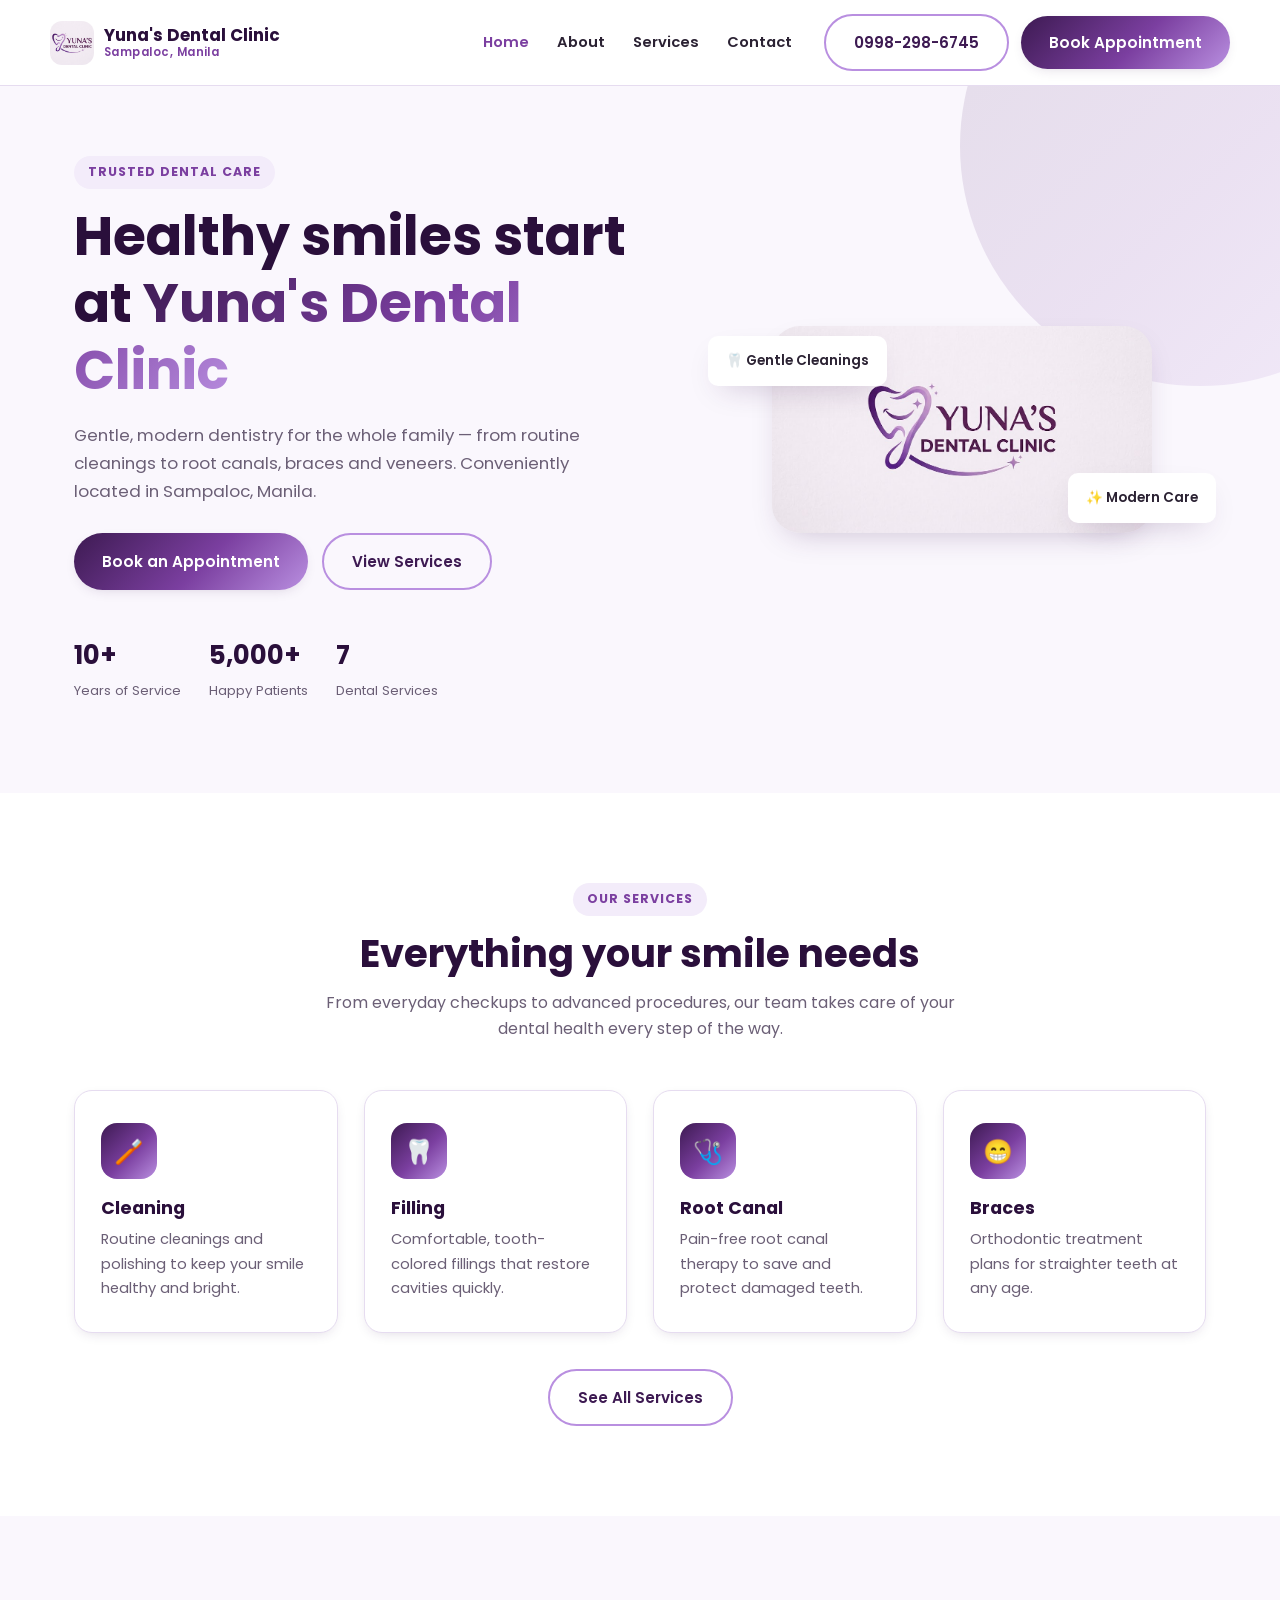
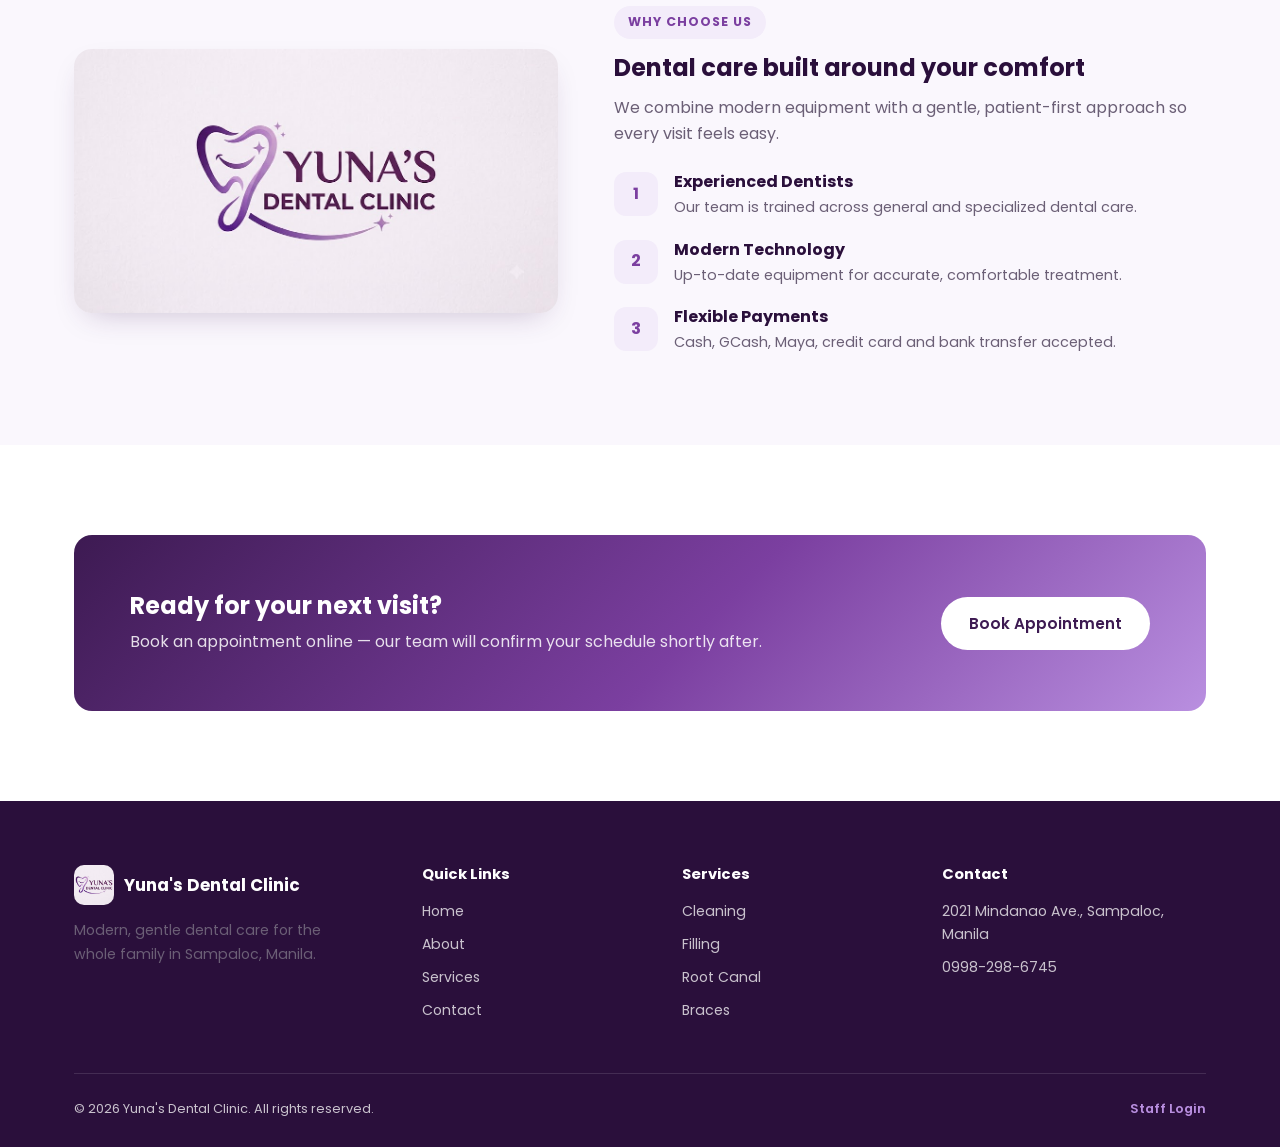
<file: index.html>
<!doctype html>
<html lang="en">
<head>
  <meta charset="UTF-8" />
  <meta name="viewport" content="width=device-width, initial-scale=1.0" />
  <title>Yuna's Dental Clinic — Modern Dental Care in Sampaloc, Manila</title>
  <meta name="description" content="Yuna's Dental Clinic offers cleaning, fillings, root canals, extractions, braces, crowns and veneers in Sampaloc, Manila. Book your appointment today." />
  <link rel="icon" href="assets/img/logo.jpg" />
  <link rel="preconnect" href="https://fonts.googleapis.com" />
  <link href="https://fonts.googleapis.com/css2?family=Poppins:wght@400;500;600;700;800&display=swap" rel="stylesheet" />
  <link rel="stylesheet" href="assets/css/style.css" />
</head>
<body>

  <header class="header">
    <div class="container header__inner">
      <a href="index.html" class="brand">
        <img src="assets/img/logo.jpg" alt="Yuna's Dental Clinic logo" />
        <span class="brand__text">
          <strong>Yuna's Dental Clinic</strong>
          <span>Sampaloc, Manila</span>
        </span>
      </a>

      <nav class="nav">
        <ul class="nav__links">
          <li><a href="index.html">Home</a></li>
          <li><a href="about.html">About</a></li>
          <li><a href="services.html">Services</a></li>
          <li><a href="contact.html">Contact</a></li>
        </ul>
        <div class="nav__actions">
          <a href="tel:09982986745" class="btn btn--outline">0998-298-6745</a>
          <a href="book-appointment.html" class="btn btn--primary">Book Appointment</a>
        </div>
      </nav>

      <button class="nav__toggle" aria-label="Toggle menu">
        <span></span><span></span><span></span>
      </button>
    </div>
  </header>

  <section class="hero">
    <div class="container hero__inner">
      <div>
        <span class="eyebrow">Trusted Dental Care</span>
        <h1>Healthy smiles start at <span>Yuna's Dental Clinic</span></h1>
        <p>Gentle, modern dentistry for the whole family — from routine cleanings to root canals, braces and veneers. Conveniently located in Sampaloc, Manila.</p>
        <div class="hero__actions">
          <a href="book-appointment.html" class="btn btn--primary">Book an Appointment</a>
          <a href="services.html" class="btn btn--outline">View Services</a>
        </div>
        <div class="hero__stats">
          <div>
            <strong>10+</strong>
            <span>Years of Service</span>
          </div>
          <div>
            <strong>5,000+</strong>
            <span>Happy Patients</span>
          </div>
          <div>
            <strong>7</strong>
            <span>Dental Services</span>
          </div>
        </div>
      </div>
      <div class="hero__art">
        <div class="card-float top">🦷 Gentle Cleanings</div>
        <img src="assets/img/logo.jpg" alt="Yuna's Dental Clinic" />
        <div class="card-float bottom">✨ Modern Care</div>
      </div>
    </div>
  </section>

  <section class="section">
    <div class="container">
      <div class="section-head">
        <span class="eyebrow">Our Services</span>
        <h2>Everything your smile needs</h2>
        <p>From everyday checkups to advanced procedures, our team takes care of your dental health every step of the way.</p>
      </div>
      <div class="grid grid--4">
        <div class="card">
          <div class="card__icon">🪥</div>
          <h3>Cleaning</h3>
          <p>Routine cleanings and polishing to keep your smile healthy and bright.</p>
        </div>
        <div class="card">
          <div class="card__icon">🦷</div>
          <h3>Filling</h3>
          <p>Comfortable, tooth-colored fillings that restore cavities quickly.</p>
        </div>
        <div class="card">
          <div class="card__icon">🩺</div>
          <h3>Root Canal</h3>
          <p>Pain-free root canal therapy to save and protect damaged teeth.</p>
        </div>
        <div class="card">
          <div class="card__icon">😁</div>
          <h3>Braces</h3>
          <p>Orthodontic treatment plans for straighter teeth at any age.</p>
        </div>
      </div>
      <div class="text-center" style="margin-top:36px;">
        <a href="services.html" class="btn btn--outline">See All Services</a>
      </div>
    </div>
  </section>

  <section class="section section--alt">
    <div class="container">
      <div class="why">
        <div class="why__art">
          <img src="assets/img/logo.jpg" alt="Yuna's Dental Clinic" />
        </div>
        <div>
          <span class="eyebrow">Why Choose Us</span>
          <h2>Dental care built around your comfort</h2>
          <p>We combine modern equipment with a gentle, patient-first approach so every visit feels easy.</p>
          <div class="why__list">
            <div class="why__item">
              <div class="icon">1</div>
              <div>
                <h4>Experienced Dentists</h4>
                <p>Our team is trained across general and specialized dental care.</p>
              </div>
            </div>
            <div class="why__item">
              <div class="icon">2</div>
              <div>
                <h4>Modern Technology</h4>
                <p>Up-to-date equipment for accurate, comfortable treatment.</p>
              </div>
            </div>
            <div class="why__item">
              <div class="icon">3</div>
              <div>
                <h4>Flexible Payments</h4>
                <p>Cash, GCash, Maya, credit card and bank transfer accepted.</p>
              </div>
            </div>
          </div>
        </div>
      </div>
    </div>
  </section>

  <section class="section">
    <div class="container">
      <div class="cta">
        <div>
          <h2>Ready for your next visit?</h2>
          <p>Book an appointment online — our team will confirm your schedule shortly after.</p>
        </div>
        <a href="book-appointment.html" class="btn btn--light">Book Appointment</a>
      </div>
    </div>
  </section>

  <footer class="footer">
    <div class="container">
      <div class="footer__grid">
        <div>
          <div class="footer__brand">
            <img src="assets/img/logo.jpg" alt="Yuna's Dental Clinic logo" />
            <strong>Yuna's Dental Clinic</strong>
          </div>
          <p style="max-width:280px; font-size:0.88rem;">Modern, gentle dental care for the whole family in Sampaloc, Manila.</p>
        </div>
        <div>
          <h4>Quick Links</h4>
          <ul>
            <li><a href="index.html">Home</a></li>
            <li><a href="about.html">About</a></li>
            <li><a href="services.html">Services</a></li>
            <li><a href="contact.html">Contact</a></li>
          </ul>
        </div>
        <div>
          <h4>Services</h4>
          <ul>
            <li><a href="services.html">Cleaning</a></li>
            <li><a href="services.html">Filling</a></li>
            <li><a href="services.html">Root Canal</a></li>
            <li><a href="services.html">Braces</a></li>
          </ul>
        </div>
        <div>
          <h4>Contact</h4>
          <ul>
            <li>2021 Mindanao Ave., Sampaloc, Manila</li>
            <li><a href="tel:09982986745">0998-298-6745</a></li>
          </ul>
        </div>
      </div>
      <div class="footer__bottom">
        <span>© <span data-year></span> Yuna's Dental Clinic. All rights reserved.</span>
        <a href="admin/login.html">Staff Login</a>
      </div>
    </div>
  </footer>

  <script src="assets/js/main.js"></script>
</body>
</html>
</file>
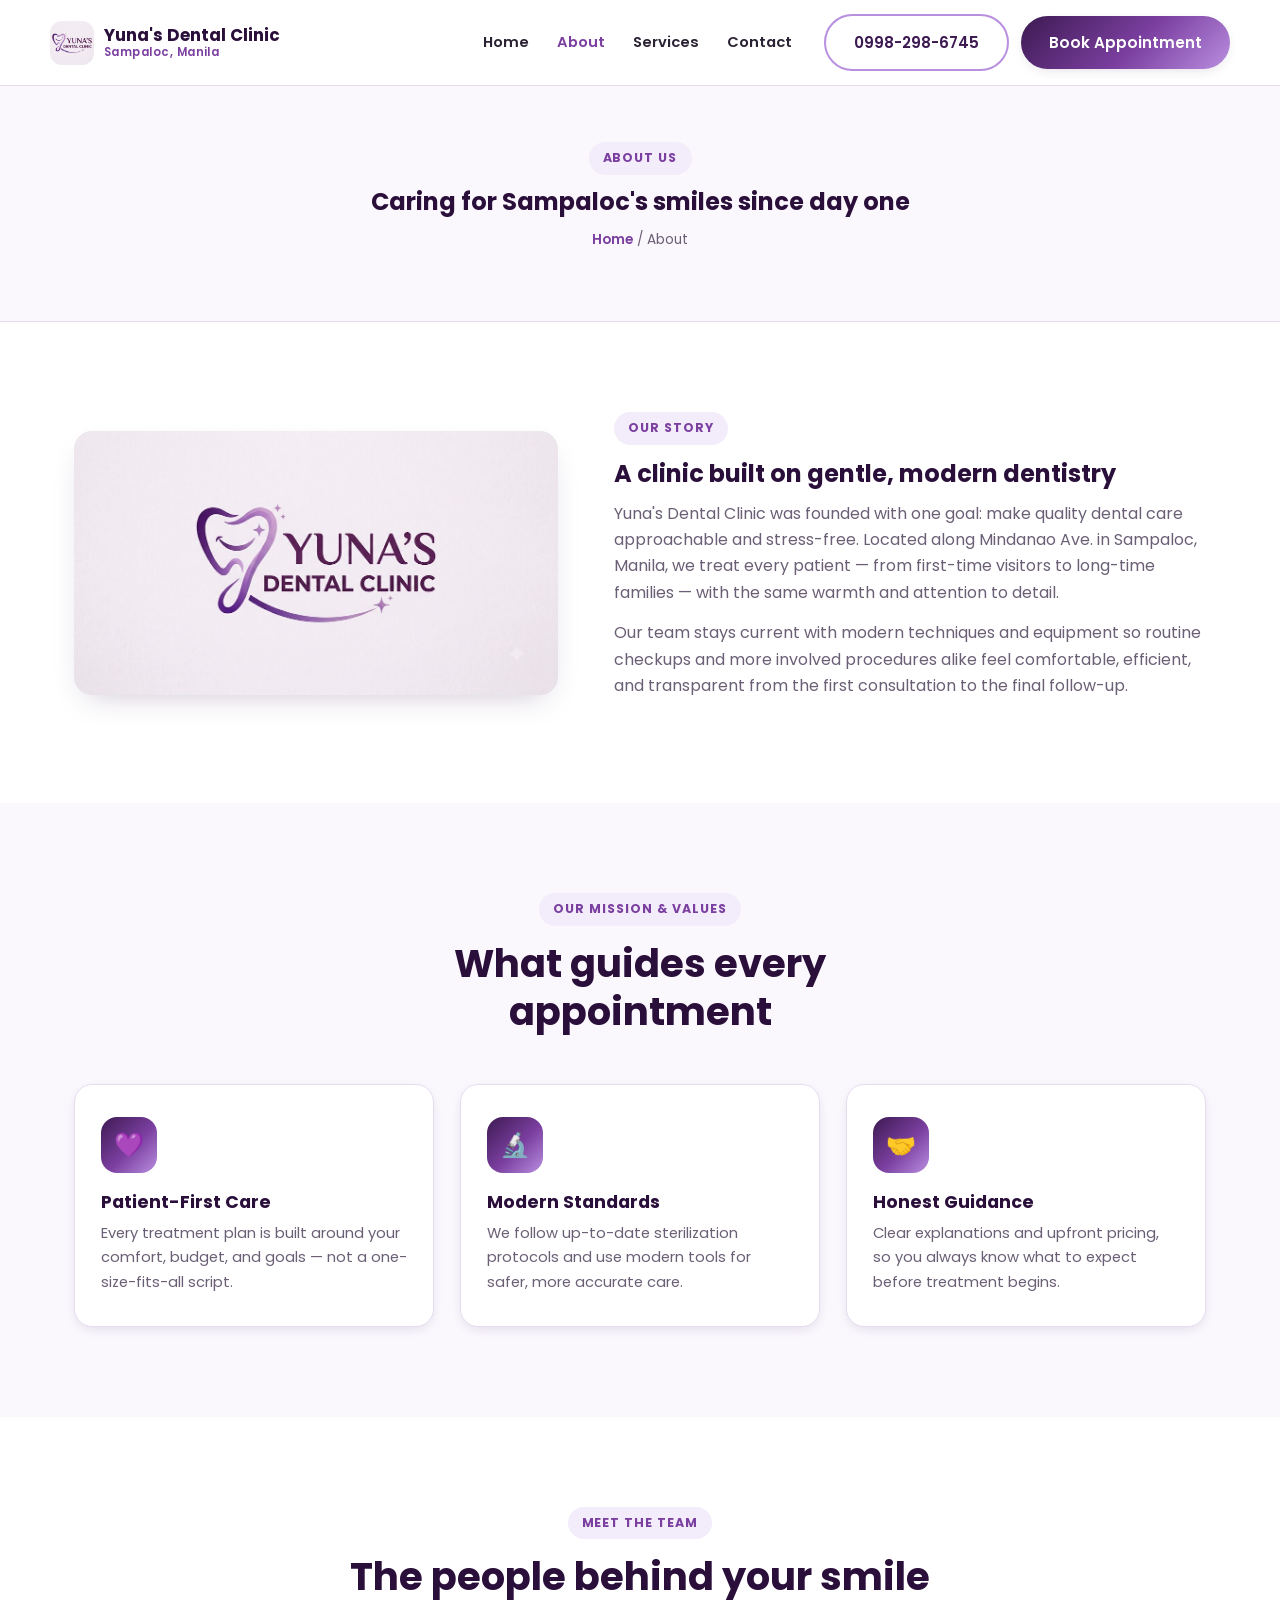
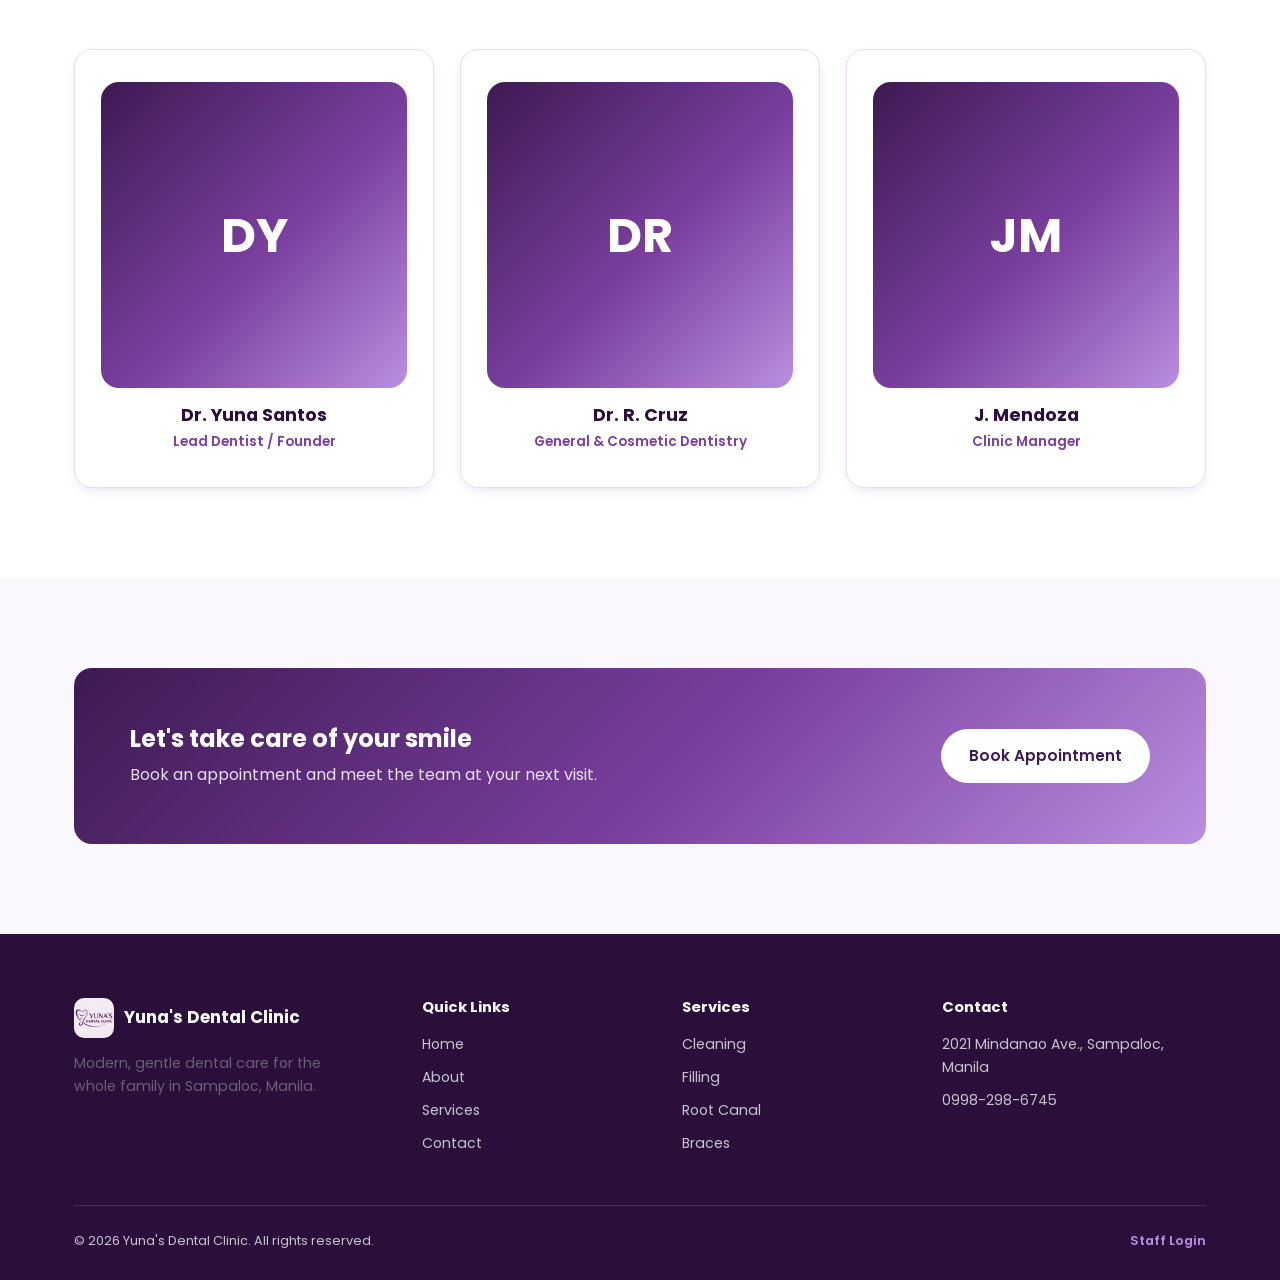
<file: about.html>
<!doctype html>
<html lang="en">
<head>
  <meta charset="UTF-8" />
  <meta name="viewport" content="width=device-width, initial-scale=1.0" />
  <title>About Us — Yuna's Dental Clinic</title>
  <link rel="icon" href="assets/img/logo.jpg" />
  <link rel="preconnect" href="https://fonts.googleapis.com" />
  <link href="https://fonts.googleapis.com/css2?family=Poppins:wght@400;500;600;700;800&display=swap" rel="stylesheet" />
  <link rel="stylesheet" href="assets/css/style.css" />
</head>
<body>

  <header class="header">
    <div class="container header__inner">
      <a href="index.html" class="brand">
        <img src="assets/img/logo.jpg" alt="Yuna's Dental Clinic logo" />
        <span class="brand__text">
          <strong>Yuna's Dental Clinic</strong>
          <span>Sampaloc, Manila</span>
        </span>
      </a>
      <nav class="nav">
        <ul class="nav__links">
          <li><a href="index.html">Home</a></li>
          <li><a href="about.html">About</a></li>
          <li><a href="services.html">Services</a></li>
          <li><a href="contact.html">Contact</a></li>
        </ul>
        <div class="nav__actions">
          <a href="tel:09982986745" class="btn btn--outline">0998-298-6745</a>
          <a href="book-appointment.html" class="btn btn--primary">Book Appointment</a>
        </div>
      </nav>
      <button class="nav__toggle" aria-label="Toggle menu"><span></span><span></span><span></span></button>
    </div>
  </header>

  <section class="page-hero">
    <div class="container">
      <span class="eyebrow">About Us</span>
      <h1>Caring for Sampaloc's smiles since day one</h1>
      <p class="breadcrumb"><a href="index.html">Home</a> / About</p>
    </div>
  </section>

  <section class="section">
    <div class="container">
      <div class="why">
        <div class="why__art">
          <img src="assets/img/logo.jpg" alt="Yuna's Dental Clinic" />
        </div>
        <div>
          <span class="eyebrow">Our Story</span>
          <h2>A clinic built on gentle, modern dentistry</h2>
          <p>Yuna's Dental Clinic was founded with one goal: make quality dental care approachable and stress-free. Located along Mindanao Ave. in Sampaloc, Manila, we treat every patient — from first-time visitors to long-time families — with the same warmth and attention to detail.</p>
          <p>Our team stays current with modern techniques and equipment so routine checkups and more involved procedures alike feel comfortable, efficient, and transparent from the first consultation to the final follow-up.</p>
        </div>
      </div>
    </div>
  </section>

  <section class="section section--alt">
    <div class="container">
      <div class="section-head">
        <span class="eyebrow">Our Mission &amp; Values</span>
        <h2>What guides every appointment</h2>
      </div>
      <div class="grid grid--3">
        <div class="card">
          <div class="card__icon">💜</div>
          <h3>Patient-First Care</h3>
          <p>Every treatment plan is built around your comfort, budget, and goals — not a one-size-fits-all script.</p>
        </div>
        <div class="card">
          <div class="card__icon">🔬</div>
          <h3>Modern Standards</h3>
          <p>We follow up-to-date sterilization protocols and use modern tools for safer, more accurate care.</p>
        </div>
        <div class="card">
          <div class="card__icon">🤝</div>
          <h3>Honest Guidance</h3>
          <p>Clear explanations and upfront pricing, so you always know what to expect before treatment begins.</p>
        </div>
      </div>
    </div>
  </section>

  <section class="section">
    <div class="container">
      <div class="section-head">
        <span class="eyebrow">Meet the Team</span>
        <h2>The people behind your smile</h2>
      </div>
      <div class="grid grid--3">
        <div class="card team-card">
          <div class="team-card__photo">DY</div>
          <h3>Dr. Yuna Santos</h3>
          <span>Lead Dentist / Founder</span>
        </div>
        <div class="card team-card">
          <div class="team-card__photo">DR</div>
          <h3>Dr. R. Cruz</h3>
          <span>General &amp; Cosmetic Dentistry</span>
        </div>
        <div class="card team-card">
          <div class="team-card__photo">JM</div>
          <h3>J. Mendoza</h3>
          <span>Clinic Manager</span>
        </div>
      </div>
    </div>
  </section>

  <section class="section section--alt">
    <div class="container">
      <div class="cta">
        <div>
          <h2>Let's take care of your smile</h2>
          <p>Book an appointment and meet the team at your next visit.</p>
        </div>
        <a href="book-appointment.html" class="btn btn--light">Book Appointment</a>
      </div>
    </div>
  </section>

  <footer class="footer">
    <div class="container">
      <div class="footer__grid">
        <div>
          <div class="footer__brand">
            <img src="assets/img/logo.jpg" alt="Yuna's Dental Clinic logo" />
            <strong>Yuna's Dental Clinic</strong>
          </div>
          <p style="max-width:280px; font-size:0.88rem;">Modern, gentle dental care for the whole family in Sampaloc, Manila.</p>
        </div>
        <div>
          <h4>Quick Links</h4>
          <ul>
            <li><a href="index.html">Home</a></li>
            <li><a href="about.html">About</a></li>
            <li><a href="services.html">Services</a></li>
            <li><a href="contact.html">Contact</a></li>
          </ul>
        </div>
        <div>
          <h4>Services</h4>
          <ul>
            <li><a href="services.html">Cleaning</a></li>
            <li><a href="services.html">Filling</a></li>
            <li><a href="services.html">Root Canal</a></li>
            <li><a href="services.html">Braces</a></li>
          </ul>
        </div>
        <div>
          <h4>Contact</h4>
          <ul>
            <li>2021 Mindanao Ave., Sampaloc, Manila</li>
            <li><a href="tel:09982986745">0998-298-6745</a></li>
          </ul>
        </div>
      </div>
      <div class="footer__bottom">
        <span>© <span data-year></span> Yuna's Dental Clinic. All rights reserved.</span>
        <a href="admin/login.html">Staff Login</a>
      </div>
    </div>
  </footer>

  <script src="assets/js/main.js"></script>
</body>
</html>
</file>
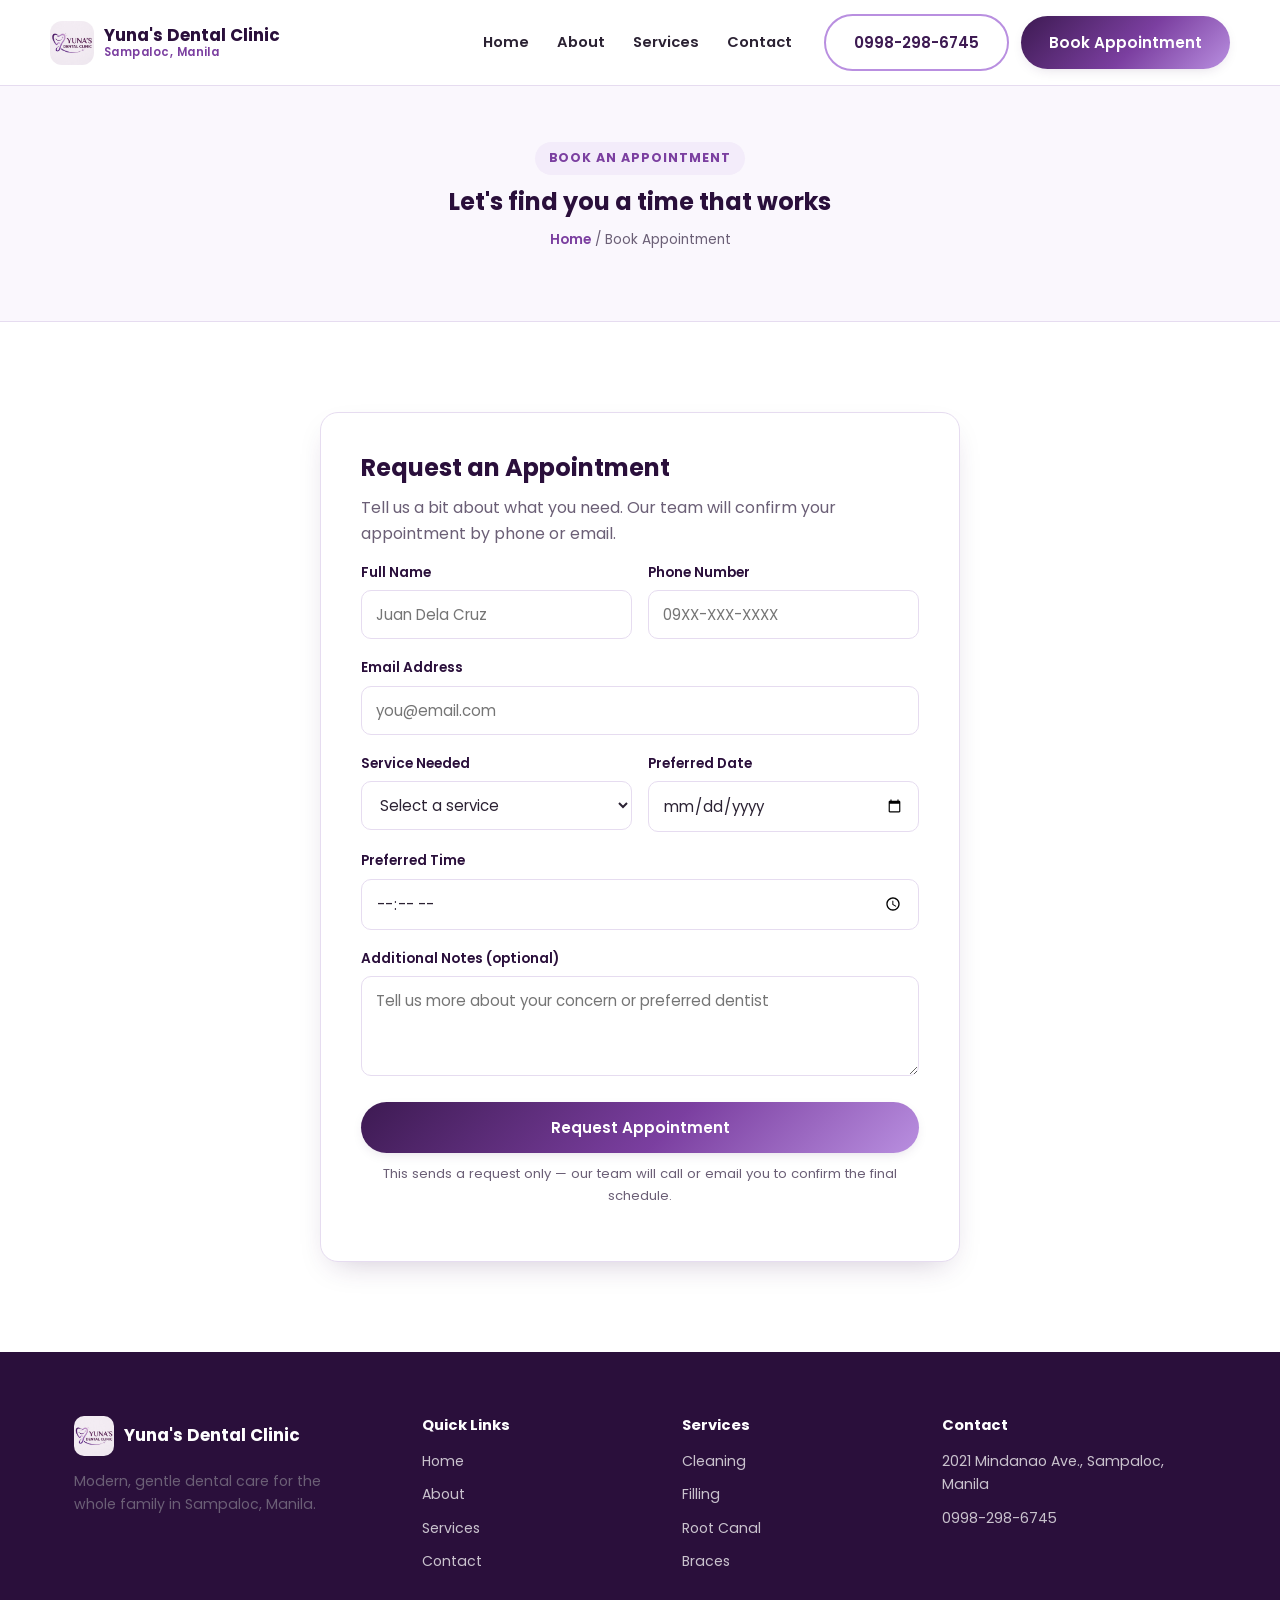
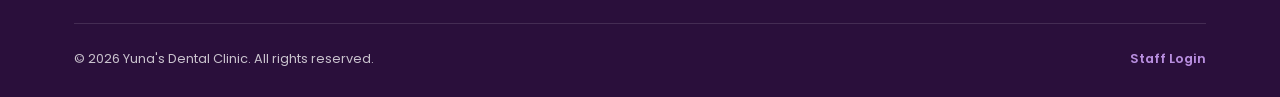
<file: book-appointment.html>
<!doctype html>
<html lang="en">
<head>
  <meta charset="UTF-8" />
  <meta name="viewport" content="width=device-width, initial-scale=1.0" />
  <title>Book an Appointment — Yuna's Dental Clinic</title>
  <link rel="icon" href="assets/img/logo.jpg" />
  <link rel="preconnect" href="https://fonts.googleapis.com" />
  <link href="https://fonts.googleapis.com/css2?family=Poppins:wght@400;500;600;700;800&display=swap" rel="stylesheet" />
  <link rel="stylesheet" href="assets/css/style.css" />
</head>
<body>

  <header class="header">
    <div class="container header__inner">
      <a href="index.html" class="brand">
        <img src="assets/img/logo.jpg" alt="Yuna's Dental Clinic logo" />
        <span class="brand__text">
          <strong>Yuna's Dental Clinic</strong>
          <span>Sampaloc, Manila</span>
        </span>
      </a>
      <nav class="nav">
        <ul class="nav__links">
          <li><a href="index.html">Home</a></li>
          <li><a href="about.html">About</a></li>
          <li><a href="services.html">Services</a></li>
          <li><a href="contact.html">Contact</a></li>
        </ul>
        <div class="nav__actions">
          <a href="tel:09982986745" class="btn btn--outline">0998-298-6745</a>
          <a href="book-appointment.html" class="btn btn--primary">Book Appointment</a>
        </div>
      </nav>
      <button class="nav__toggle" aria-label="Toggle menu"><span></span><span></span><span></span></button>
    </div>
  </header>

  <section class="page-hero">
    <div class="container">
      <span class="eyebrow">Book an Appointment</span>
      <h1>Let's find you a time that works</h1>
      <p class="breadcrumb"><a href="index.html">Home</a> / Book Appointment</p>
    </div>
  </section>

  <section class="section">
    <div class="container">
      <div style="max-width:640px; margin:0 auto;">
        <div class="form-card">
          <h2 class="mt-0">Request an Appointment</h2>
          <p>Tell us a bit about what you need. Our team will confirm your appointment by phone or email.</p>

          <div class="form-error" id="bookError"></div>

          <form id="bookForm">
            <div class="field-row">
              <div class="field">
                <label for="name">Full Name</label>
                <input type="text" id="name" required placeholder="Juan Dela Cruz" />
              </div>
              <div class="field">
                <label for="phone">Phone Number</label>
                <input type="tel" id="phone" required placeholder="09XX-XXX-XXXX" />
              </div>
            </div>
            <div class="field">
              <label for="email">Email Address</label>
              <input type="email" id="email" placeholder="you@email.com" />
            </div>
            <div class="field-row">
              <div class="field">
                <label for="service">Service Needed</label>
                <select id="service" required>
                  <option value="">Select a service</option>
                  <option>Cleaning</option>
                  <option>Filling</option>
                  <option>Root Canal</option>
                  <option>Extraction</option>
                  <option>Braces</option>
                  <option>Crown</option>
                  <option>Veneers</option>
                  <option>Consultation</option>
                  <option>Other</option>
                </select>
              </div>
              <div class="field">
                <label for="date">Preferred Date</label>
                <input type="date" id="date" required />
              </div>
            </div>
            <div class="field">
              <label for="time">Preferred Time</label>
              <input type="time" id="time" required />
            </div>
            <div class="field">
              <label for="notes">Additional Notes (optional)</label>
              <textarea id="notes" placeholder="Tell us more about your concern or preferred dentist"></textarea>
            </div>
            <button type="submit" class="btn btn--primary btn--block" id="bookBtn">
              <span id="bookBtnText">Request Appointment</span>
            </button>
            <p class="form-note text-center">This sends a request only — our team will call or email you to confirm the final schedule.</p>
          </form>

          <div class="form-success" id="bookSuccess">
            <div class="icon">✓</div>
            <h3>Request Sent!</h3>
            <p>Thank you! We've received your appointment request and will contact you shortly to confirm.</p>
            <a href="index.html" class="btn btn--outline">Back to Home</a>
          </div>
        </div>
      </div>
    </div>
  </section>

  <footer class="footer">
    <div class="container">
      <div class="footer__grid">
        <div>
          <div class="footer__brand">
            <img src="assets/img/logo.jpg" alt="Yuna's Dental Clinic logo" />
            <strong>Yuna's Dental Clinic</strong>
          </div>
          <p style="max-width:280px; font-size:0.88rem;">Modern, gentle dental care for the whole family in Sampaloc, Manila.</p>
        </div>
        <div>
          <h4>Quick Links</h4>
          <ul>
            <li><a href="index.html">Home</a></li>
            <li><a href="about.html">About</a></li>
            <li><a href="services.html">Services</a></li>
            <li><a href="contact.html">Contact</a></li>
          </ul>
        </div>
        <div>
          <h4>Services</h4>
          <ul>
            <li><a href="services.html">Cleaning</a></li>
            <li><a href="services.html">Filling</a></li>
            <li><a href="services.html">Root Canal</a></li>
            <li><a href="services.html">Braces</a></li>
          </ul>
        </div>
        <div>
          <h4>Contact</h4>
          <ul>
            <li>2021 Mindanao Ave., Sampaloc, Manila</li>
            <li><a href="tel:09982986745">0998-298-6745</a></li>
          </ul>
        </div>
      </div>
      <div class="footer__bottom">
        <span>© <span data-year></span> Yuna's Dental Clinic. All rights reserved.</span>
        <a href="admin/login.html">Staff Login</a>
      </div>
    </div>
  </footer>

  <script src="assets/js/main.js"></script>
  <script type="module">
    import { supabase } from './shared/supabase-client.js';

    const form = document.getElementById('bookForm');
    const errorBox = document.getElementById('bookError');
    const btn = document.getElementById('bookBtn');
    const btnText = document.getElementById('bookBtnText');

    const dateInput = document.getElementById('date');
    dateInput.min = new Date().toISOString().slice(0, 10);

    form.addEventListener('submit', async (e) => {
      e.preventDefault();
      errorBox.classList.remove('show');
      btn.disabled = true;
      btnText.textContent = 'Sending…';

      const { error } = await supabase.from('appointments').insert({
        guest_name: document.getElementById('name').value.trim(),
        guest_phone: document.getElementById('phone').value.trim(),
        guest_email: document.getElementById('email').value.trim() || null,
        appointment_date: document.getElementById('date').value,
        start_time: document.getElementById('time').value,
        service_type: document.getElementById('service').value,
        notes: document.getElementById('notes').value.trim() || null,
        status: 'requested',
      });

      if (error) {
        errorBox.textContent = 'Something went wrong sending your request. Please try again or call us directly.';
        errorBox.classList.add('show');
        btn.disabled = false;
        btnText.textContent = 'Request Appointment';
        return;
      }

      form.style.display = 'none';
      document.getElementById('bookSuccess').classList.add('show');
    });
  </script>
</body>
</html>
</file>
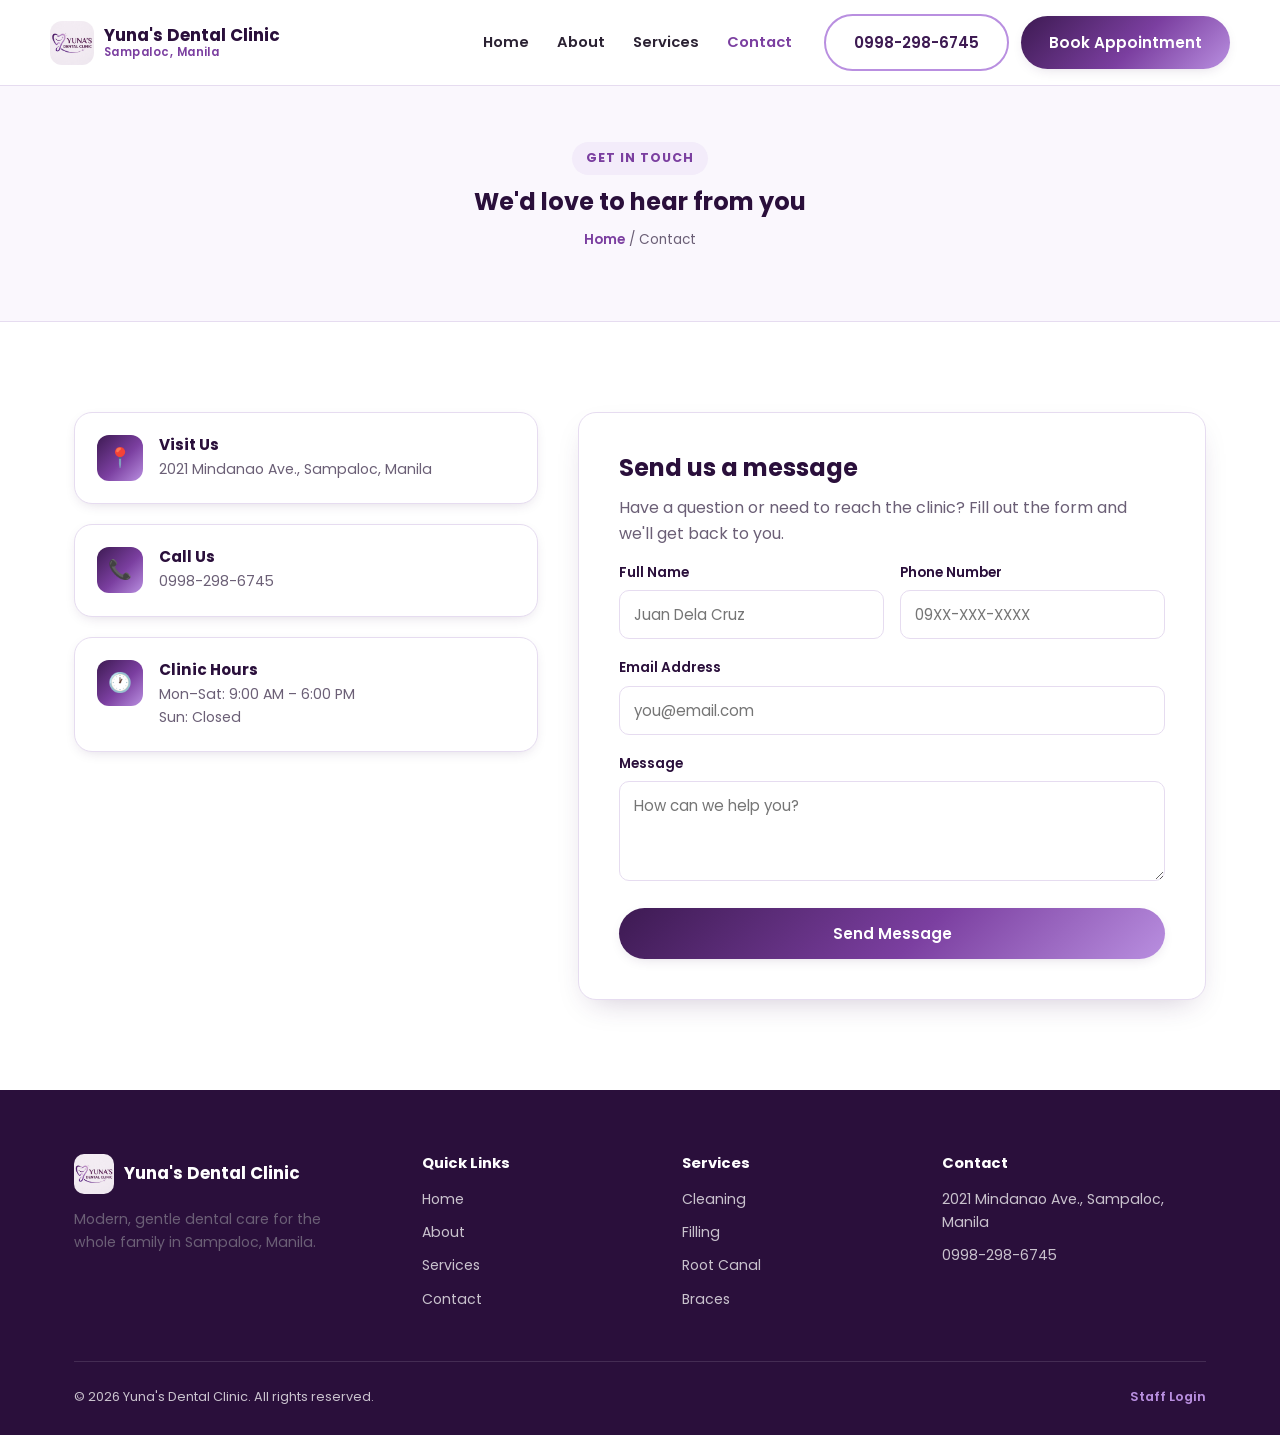
<file: contact.html>
<!doctype html>
<html lang="en">
<head>
  <meta charset="UTF-8" />
  <meta name="viewport" content="width=device-width, initial-scale=1.0" />
  <title>Contact Us — Yuna's Dental Clinic</title>
  <link rel="icon" href="assets/img/logo.jpg" />
  <link rel="preconnect" href="https://fonts.googleapis.com" />
  <link href="https://fonts.googleapis.com/css2?family=Poppins:wght@400;500;600;700;800&display=swap" rel="stylesheet" />
  <link rel="stylesheet" href="assets/css/style.css" />
</head>
<body>

  <header class="header">
    <div class="container header__inner">
      <a href="index.html" class="brand">
        <img src="assets/img/logo.jpg" alt="Yuna's Dental Clinic logo" />
        <span class="brand__text">
          <strong>Yuna's Dental Clinic</strong>
          <span>Sampaloc, Manila</span>
        </span>
      </a>
      <nav class="nav">
        <ul class="nav__links">
          <li><a href="index.html">Home</a></li>
          <li><a href="about.html">About</a></li>
          <li><a href="services.html">Services</a></li>
          <li><a href="contact.html">Contact</a></li>
        </ul>
        <div class="nav__actions">
          <a href="tel:09982986745" class="btn btn--outline">0998-298-6745</a>
          <a href="book-appointment.html" class="btn btn--primary">Book Appointment</a>
        </div>
      </nav>
      <button class="nav__toggle" aria-label="Toggle menu"><span></span><span></span><span></span></button>
    </div>
  </header>

  <section class="page-hero">
    <div class="container">
      <span class="eyebrow">Get In Touch</span>
      <h1>We'd love to hear from you</h1>
      <p class="breadcrumb"><a href="index.html">Home</a> / Contact</p>
    </div>
  </section>

  <section class="section">
    <div class="container">
      <div class="contact-grid">
        <div class="contact-info">
          <div class="contact-info__item">
            <div class="icon">📍</div>
            <div>
              <h4>Visit Us</h4>
              <p>2021 Mindanao Ave., Sampaloc, Manila</p>
            </div>
          </div>
          <div class="contact-info__item">
            <div class="icon">📞</div>
            <div>
              <h4>Call Us</h4>
              <p><a href="tel:09982986745">0998-298-6745</a></p>
            </div>
          </div>
          <div class="contact-info__item">
            <div class="icon">🕐</div>
            <div>
              <h4>Clinic Hours</h4>
              <p>Mon–Sat: 9:00 AM – 6:00 PM<br />Sun: Closed</p>
            </div>
          </div>
          <iframe
            class="map-frame"
            loading="lazy"
            referrerpolicy="no-referrer-when-downgrade"
            src="https://www.google.com/maps?q=2021+Mindanao+Ave.,+Sampaloc,+Manila&output=embed">
          </iframe>
        </div>

        <div class="form-card">
          <h2 class="mt-0">Send us a message</h2>
          <p>Have a question or need to reach the clinic? Fill out the form and we'll get back to you.</p>

          <div class="form-error" id="contactError"></div>

          <form id="contactForm">
            <div class="field-row">
              <div class="field">
                <label for="name">Full Name</label>
                <input type="text" id="name" required placeholder="Juan Dela Cruz" />
              </div>
              <div class="field">
                <label for="phone">Phone Number</label>
                <input type="tel" id="phone" required placeholder="09XX-XXX-XXXX" />
              </div>
            </div>
            <div class="field">
              <label for="email">Email Address</label>
              <input type="email" id="email" placeholder="you@email.com" />
            </div>
            <div class="field">
              <label for="message">Message</label>
              <textarea id="message" required placeholder="How can we help you?"></textarea>
            </div>
            <button type="submit" class="btn btn--primary btn--block" id="contactBtn">
              <span id="contactBtnText">Send Message</span>
            </button>
          </form>

          <div class="form-success" id="contactSuccess">
            <div class="icon">✓</div>
            <h3>Message Sent!</h3>
            <p>Thanks for reaching out — our team will contact you shortly.</p>
          </div>
        </div>
      </div>
    </div>
  </section>

  <footer class="footer">
    <div class="container">
      <div class="footer__grid">
        <div>
          <div class="footer__brand">
            <img src="assets/img/logo.jpg" alt="Yuna's Dental Clinic logo" />
            <strong>Yuna's Dental Clinic</strong>
          </div>
          <p style="max-width:280px; font-size:0.88rem;">Modern, gentle dental care for the whole family in Sampaloc, Manila.</p>
        </div>
        <div>
          <h4>Quick Links</h4>
          <ul>
            <li><a href="index.html">Home</a></li>
            <li><a href="about.html">About</a></li>
            <li><a href="services.html">Services</a></li>
            <li><a href="contact.html">Contact</a></li>
          </ul>
        </div>
        <div>
          <h4>Services</h4>
          <ul>
            <li><a href="services.html">Cleaning</a></li>
            <li><a href="services.html">Filling</a></li>
            <li><a href="services.html">Root Canal</a></li>
            <li><a href="services.html">Braces</a></li>
          </ul>
        </div>
        <div>
          <h4>Contact</h4>
          <ul>
            <li>2021 Mindanao Ave., Sampaloc, Manila</li>
            <li><a href="tel:09982986745">0998-298-6745</a></li>
          </ul>
        </div>
      </div>
      <div class="footer__bottom">
        <span>© <span data-year></span> Yuna's Dental Clinic. All rights reserved.</span>
        <a href="admin/login.html">Staff Login</a>
      </div>
    </div>
  </footer>

  <script src="assets/js/main.js"></script>
  <script type="module">
    import { supabase } from './shared/supabase-client.js';

    const form = document.getElementById('contactForm');
    const errorBox = document.getElementById('contactError');
    const btn = document.getElementById('contactBtn');
    const btnText = document.getElementById('contactBtnText');

    form.addEventListener('submit', async (e) => {
      e.preventDefault();
      errorBox.classList.remove('show');
      btn.disabled = true;
      btnText.textContent = 'Sending…';

      const today = new Date().toISOString().slice(0, 10);

      const { error } = await supabase.from('appointments').insert({
        guest_name: document.getElementById('name').value.trim(),
        guest_phone: document.getElementById('phone').value.trim(),
        guest_email: document.getElementById('email').value.trim() || null,
        appointment_date: today,
        start_time: '09:00',
        service_type: 'General Inquiry',
        notes: document.getElementById('message').value.trim(),
        status: 'requested',
      });

      if (error) {
        errorBox.textContent = 'Something went wrong sending your message. Please try again or call us directly.';
        errorBox.classList.add('show');
        btn.disabled = false;
        btnText.textContent = 'Send Message';
        return;
      }

      form.style.display = 'none';
      document.getElementById('contactSuccess').classList.add('show');
    });
  </script>
</body>
</html>
</file>
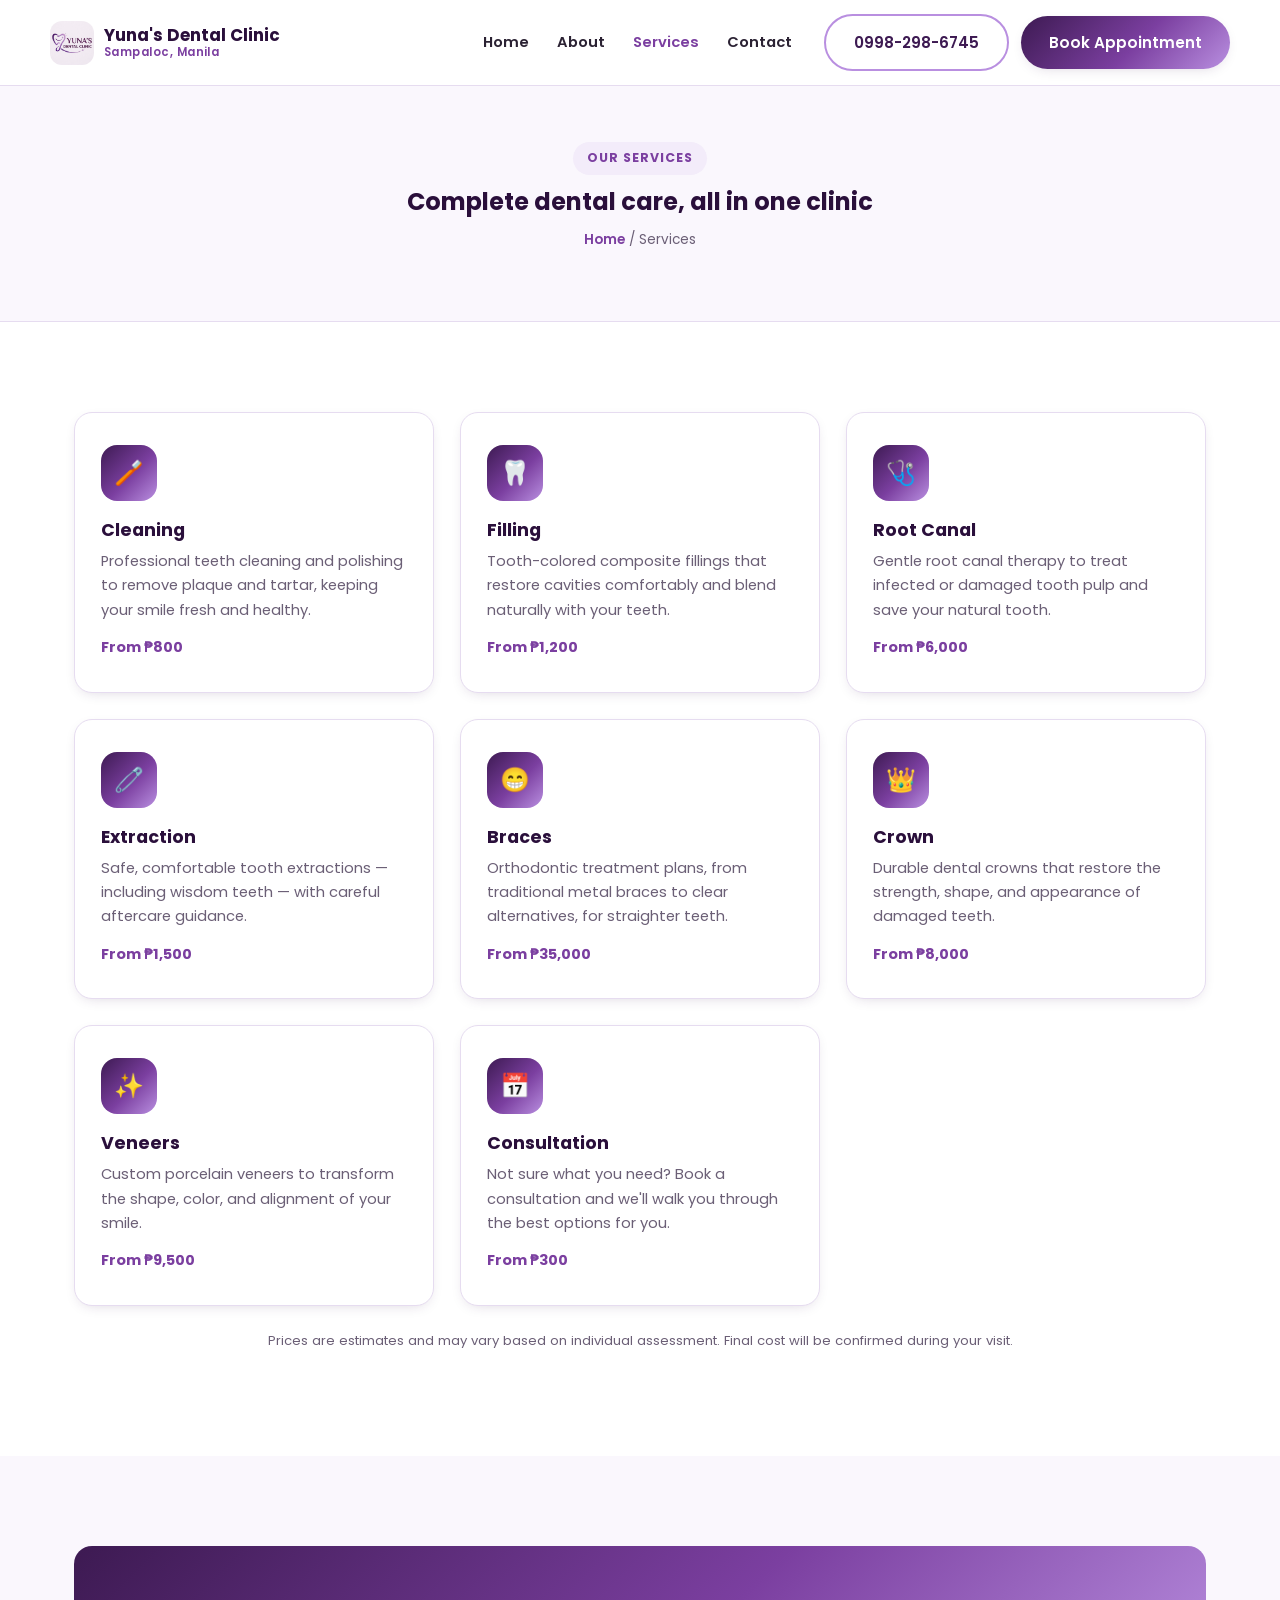
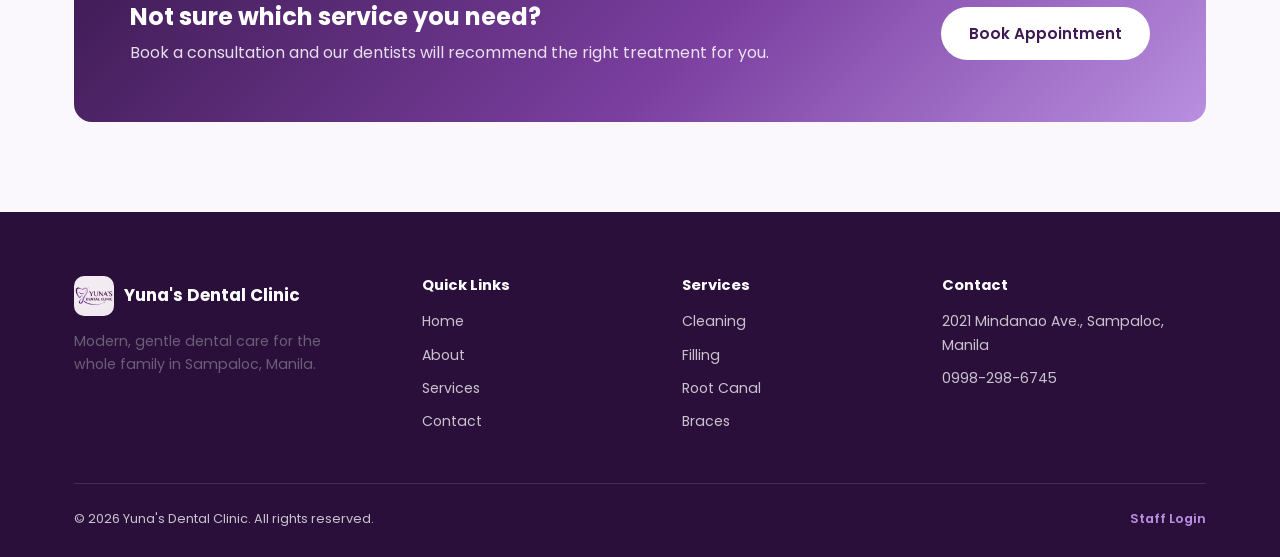
<file: services.html>
<!doctype html>
<html lang="en">
<head>
  <meta charset="UTF-8" />
  <meta name="viewport" content="width=device-width, initial-scale=1.0" />
  <title>Services — Yuna's Dental Clinic</title>
  <link rel="icon" href="assets/img/logo.jpg" />
  <link rel="preconnect" href="https://fonts.googleapis.com" />
  <link href="https://fonts.googleapis.com/css2?family=Poppins:wght@400;500;600;700;800&display=swap" rel="stylesheet" />
  <link rel="stylesheet" href="assets/css/style.css" />
</head>
<body>

  <header class="header">
    <div class="container header__inner">
      <a href="index.html" class="brand">
        <img src="assets/img/logo.jpg" alt="Yuna's Dental Clinic logo" />
        <span class="brand__text">
          <strong>Yuna's Dental Clinic</strong>
          <span>Sampaloc, Manila</span>
        </span>
      </a>
      <nav class="nav">
        <ul class="nav__links">
          <li><a href="index.html">Home</a></li>
          <li><a href="about.html">About</a></li>
          <li><a href="services.html">Services</a></li>
          <li><a href="contact.html">Contact</a></li>
        </ul>
        <div class="nav__actions">
          <a href="tel:09982986745" class="btn btn--outline">0998-298-6745</a>
          <a href="book-appointment.html" class="btn btn--primary">Book Appointment</a>
        </div>
      </nav>
      <button class="nav__toggle" aria-label="Toggle menu"><span></span><span></span><span></span></button>
    </div>
  </header>

  <section class="page-hero">
    <div class="container">
      <span class="eyebrow">Our Services</span>
      <h1>Complete dental care, all in one clinic</h1>
      <p class="breadcrumb"><a href="index.html">Home</a> / Services</p>
    </div>
  </section>

  <section class="section">
    <div class="container">
      <div class="grid grid--3">
        <div class="card card--service">
          <div class="card__icon">🪥</div>
          <h3>Cleaning</h3>
          <p>Professional teeth cleaning and polishing to remove plaque and tartar, keeping your smile fresh and healthy.</p>
          <span class="price">From ₱800</span>
        </div>
        <div class="card card--service">
          <div class="card__icon">🦷</div>
          <h3>Filling</h3>
          <p>Tooth-colored composite fillings that restore cavities comfortably and blend naturally with your teeth.</p>
          <span class="price">From ₱1,200</span>
        </div>
        <div class="card card--service">
          <div class="card__icon">🩺</div>
          <h3>Root Canal</h3>
          <p>Gentle root canal therapy to treat infected or damaged tooth pulp and save your natural tooth.</p>
          <span class="price">From ₱6,000</span>
        </div>
        <div class="card card--service">
          <div class="card__icon">🧷</div>
          <h3>Extraction</h3>
          <p>Safe, comfortable tooth extractions — including wisdom teeth — with careful aftercare guidance.</p>
          <span class="price">From ₱1,500</span>
        </div>
        <div class="card card--service">
          <div class="card__icon">😁</div>
          <h3>Braces</h3>
          <p>Orthodontic treatment plans, from traditional metal braces to clear alternatives, for straighter teeth.</p>
          <span class="price">From ₱35,000</span>
        </div>
        <div class="card card--service">
          <div class="card__icon">👑</div>
          <h3>Crown</h3>
          <p>Durable dental crowns that restore the strength, shape, and appearance of damaged teeth.</p>
          <span class="price">From ₱8,000</span>
        </div>
        <div class="card card--service">
          <div class="card__icon">✨</div>
          <h3>Veneers</h3>
          <p>Custom porcelain veneers to transform the shape, color, and alignment of your smile.</p>
          <span class="price">From ₱9,500</span>
        </div>
        <div class="card card--service">
          <div class="card__icon">📅</div>
          <h3>Consultation</h3>
          <p>Not sure what you need? Book a consultation and we'll walk you through the best options for you.</p>
          <span class="price">From ₱300</span>
        </div>
      </div>
      <p class="form-note text-center" style="margin-top:24px;">Prices are estimates and may vary based on individual assessment. Final cost will be confirmed during your visit.</p>
    </div>
  </section>

  <section class="section section--alt">
    <div class="container">
      <div class="cta">
        <div>
          <h2>Not sure which service you need?</h2>
          <p>Book a consultation and our dentists will recommend the right treatment for you.</p>
        </div>
        <a href="book-appointment.html" class="btn btn--light">Book Appointment</a>
      </div>
    </div>
  </section>

  <footer class="footer">
    <div class="container">
      <div class="footer__grid">
        <div>
          <div class="footer__brand">
            <img src="assets/img/logo.jpg" alt="Yuna's Dental Clinic logo" />
            <strong>Yuna's Dental Clinic</strong>
          </div>
          <p style="max-width:280px; font-size:0.88rem;">Modern, gentle dental care for the whole family in Sampaloc, Manila.</p>
        </div>
        <div>
          <h4>Quick Links</h4>
          <ul>
            <li><a href="index.html">Home</a></li>
            <li><a href="about.html">About</a></li>
            <li><a href="services.html">Services</a></li>
            <li><a href="contact.html">Contact</a></li>
          </ul>
        </div>
        <div>
          <h4>Services</h4>
          <ul>
            <li><a href="services.html">Cleaning</a></li>
            <li><a href="services.html">Filling</a></li>
            <li><a href="services.html">Root Canal</a></li>
            <li><a href="services.html">Braces</a></li>
          </ul>
        </div>
        <div>
          <h4>Contact</h4>
          <ul>
            <li>2021 Mindanao Ave., Sampaloc, Manila</li>
            <li><a href="tel:09982986745">0998-298-6745</a></li>
          </ul>
        </div>
      </div>
      <div class="footer__bottom">
        <span>© <span data-year></span> Yuna's Dental Clinic. All rights reserved.</span>
        <a href="admin/login.html">Staff Login</a>
      </div>
    </div>
  </footer>

  <script src="assets/js/main.js"></script>
</body>
</html>
</file>
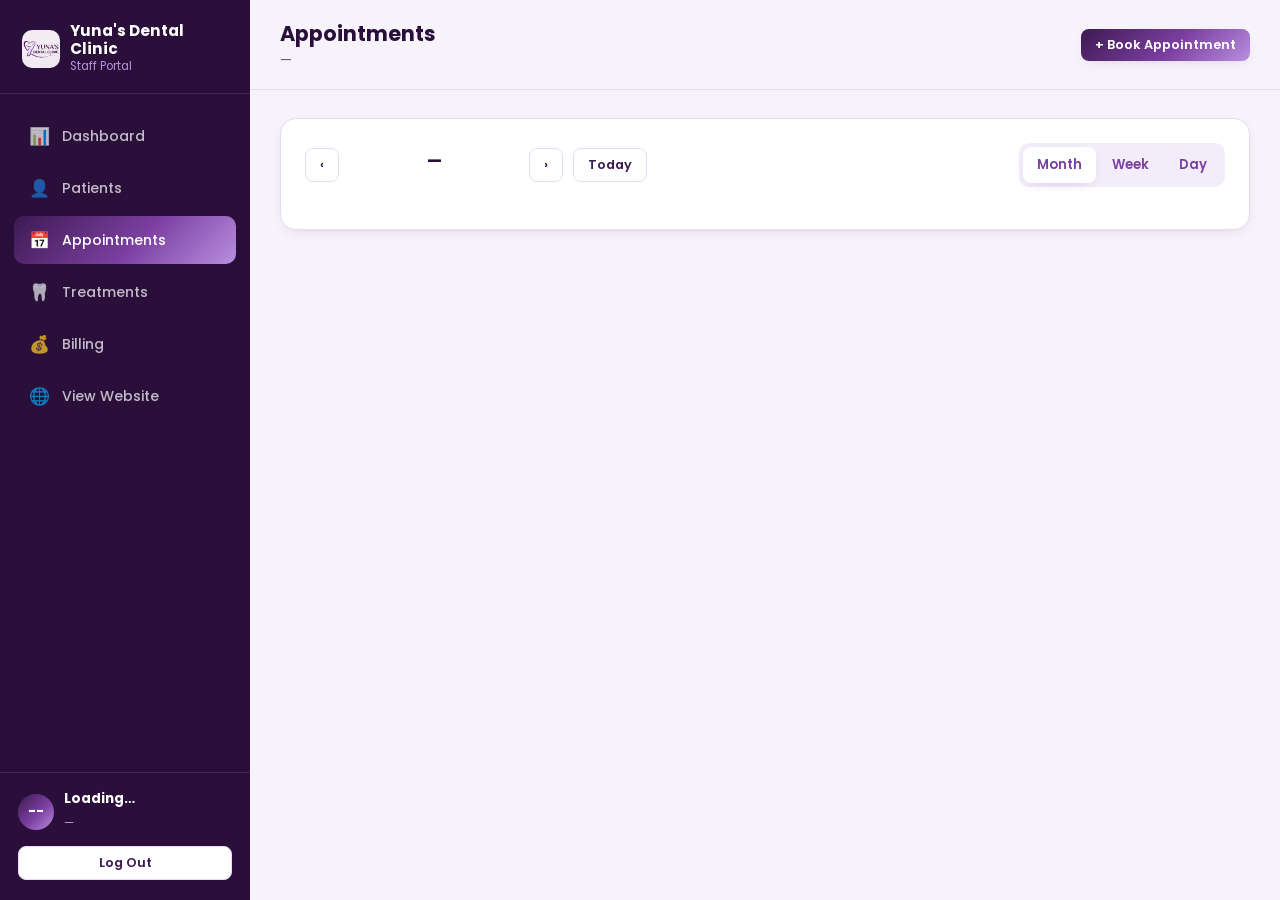
<file: admin/appointments.html>
<!doctype html>
<html lang="en">
<head>
  <meta charset="UTF-8" />
  <meta name="viewport" content="width=device-width, initial-scale=1.0" />
  <title>Appointments — Yuna's Dental Clinic</title>
  <link rel="icon" href="../assets/img/logo.jpg" />
  <link rel="preconnect" href="https://fonts.googleapis.com" />
  <link href="https://fonts.googleapis.com/css2?family=Poppins:wght@400;500;600;700;800&display=swap" rel="stylesheet" />
  <link rel="stylesheet" href="css/dashboard.css" />
</head>
<body>
  <div class="admin-layout">
    <aside class="sidebar">
      <a href="dashboard.html" class="sidebar__brand">
        <img src="../assets/img/logo.jpg" alt="Yuna's Dental Clinic" />
        <span>
          <strong>Yuna's Dental Clinic</strong>
          <span>Staff Portal</span>
        </span>
      </a>
      <nav class="sidebar__nav">
        <a href="dashboard.html"><span class="ico">📊</span> Dashboard</a>
        <a href="patients.html"><span class="ico">👤</span> Patients</a>
        <a href="appointments.html" class="active"><span class="ico">📅</span> Appointments</a>
        <a href="treatments.html"><span class="ico">🦷</span> Treatments</a>
        <a href="billing.html"><span class="ico">💰</span> Billing</a>
        <a href="../index.html"><span class="ico">🌐</span> View Website</a>
      </nav>
      <div class="sidebar__footer">
        <div class="sidebar__user">
          <div class="avatar" id="userAvatar">--</div>
          <div>
            <strong id="userName">Loading…</strong>
            <span id="userRoleLabel">—</span>
          </div>
        </div>
        <button class="btn btn--outline btn--block btn--sm" id="logoutBtn">Log Out</button>
      </div>
    </aside>

    <main class="main">
      <div class="topbar">
        <button class="topbar__menu" id="sidebarToggle">☰</button>
        <div>
          <h1>Appointments</h1>
          <p class="topbar__sub" id="requestsLabel">—</p>
        </div>
        <div class="quick-actions">
          <button class="btn btn--primary btn--sm" id="bookBtn">+ Book Appointment</button>
        </div>
      </div>

      <div class="content">
        <div class="panel" id="requestsPanel" style="display:none;">
          <div class="panel__head">
            <h2>Pending Requests</h2>
            <span class="badge badge--amber" id="requestsCount">0</span>
          </div>
          <p class="text-muted" style="margin-bottom:14px;">Appointment requests submitted from the website. Confirm to add them to the schedule, or open to edit the details first.</p>
          <div class="table-wrap">
            <table class="data-table">
              <thead>
                <tr>
                  <th>Date</th>
                  <th>Time</th>
                  <th>Name</th>
                  <th>Service</th>
                  <th></th>
                </tr>
              </thead>
              <tbody id="requestsBody"></tbody>
            </table>
          </div>
        </div>

        <div class="panel">
          <div class="calendar-toolbar">
            <div class="calendar-nav">
              <button class="btn btn--outline btn--sm" id="prevBtn">‹</button>
              <h2 id="periodLabel">—</h2>
              <button class="btn btn--outline btn--sm" id="nextBtn">›</button>
              <button class="btn btn--outline btn--sm" id="todayBtn">Today</button>
            </div>
            <div class="view-switch">
              <button data-view="month" class="active">Month</button>
              <button data-view="week">Week</button>
              <button data-view="day">Day</button>
            </div>
          </div>

          <div id="monthView"></div>
          <div id="weekView" class="week-grid" style="display:none;"></div>
          <div id="dayView" class="day-list" style="display:none;"></div>
        </div>
      </div>
    </main>
  </div>

  <!-- Appointment Modal (book / edit / reschedule) -->
  <div class="modal-overlay" id="apptModal">
    <div class="modal">
      <div class="modal__head">
        <h2 id="apptModalTitle">Book Appointment</h2>
        <button class="modal__close" data-close-modal>✕</button>
      </div>
      <div class="form-error" id="apptError"></div>
      <form id="apptForm">
        <input type="hidden" id="apptId" />
        <div class="field">
          <label for="apptPatient">Patient</label>
          <select id="apptPatient">
            <option value="">— Guest (no patient record) —</option>
          </select>
        </div>
        <div class="field-row" id="guestFields">
          <div class="field">
            <label for="guestName">Guest Name</label>
            <input type="text" id="guestName" />
          </div>
          <div class="field">
            <label for="guestPhone">Guest Phone</label>
            <input type="tel" id="guestPhone" />
          </div>
        </div>
        <div class="field-row field-row--3">
          <div class="field">
            <label for="apptDate">Date</label>
            <input type="date" id="apptDate" required />
          </div>
          <div class="field">
            <label for="apptStart">Start Time</label>
            <input type="time" id="apptStart" required />
          </div>
          <div class="field">
            <label for="apptEnd">End Time <span class="hint">(optional)</span></label>
            <input type="time" id="apptEnd" />
          </div>
        </div>
        <div class="field-row">
          <div class="field">
            <label for="apptService">Service</label>
            <select id="apptService" required>
              <option value="">Select a service</option>
              <option>Cleaning</option>
              <option>Filling</option>
              <option>Root Canal</option>
              <option>Extraction</option>
              <option>Braces</option>
              <option>Crown</option>
              <option>Veneers</option>
              <option>Consultation</option>
              <option>General Inquiry</option>
              <option>Other</option>
            </select>
          </div>
          <div class="field">
            <label for="apptStatus">Status</label>
            <select id="apptStatus">
              <option value="requested">Requested</option>
              <option value="scheduled">Scheduled</option>
              <option value="confirmed">Confirmed</option>
              <option value="checked_in">Checked In</option>
              <option value="waiting">Waiting</option>
              <option value="in_progress">In Progress</option>
              <option value="completed">Completed</option>
              <option value="cancelled">Cancelled</option>
              <option value="no_show">No Show</option>
            </select>
          </div>
        </div>
        <div class="field">
          <label for="apptNotes">Notes</label>
          <textarea id="apptNotes"></textarea>
        </div>
        <div class="modal__actions">
          <button type="button" class="btn btn--danger" id="apptDeleteBtn" data-admin-only style="margin-right:auto; display:none;">Delete</button>
          <button type="button" class="btn btn--outline" data-close-modal>Cancel</button>
          <button type="submit" class="btn btn--primary" id="apptSaveBtn">Save Appointment</button>
        </div>
      </form>
    </div>
  </div>

  <script type="module" src="js/appointments.js"></script>
</body>
</html>
</file>
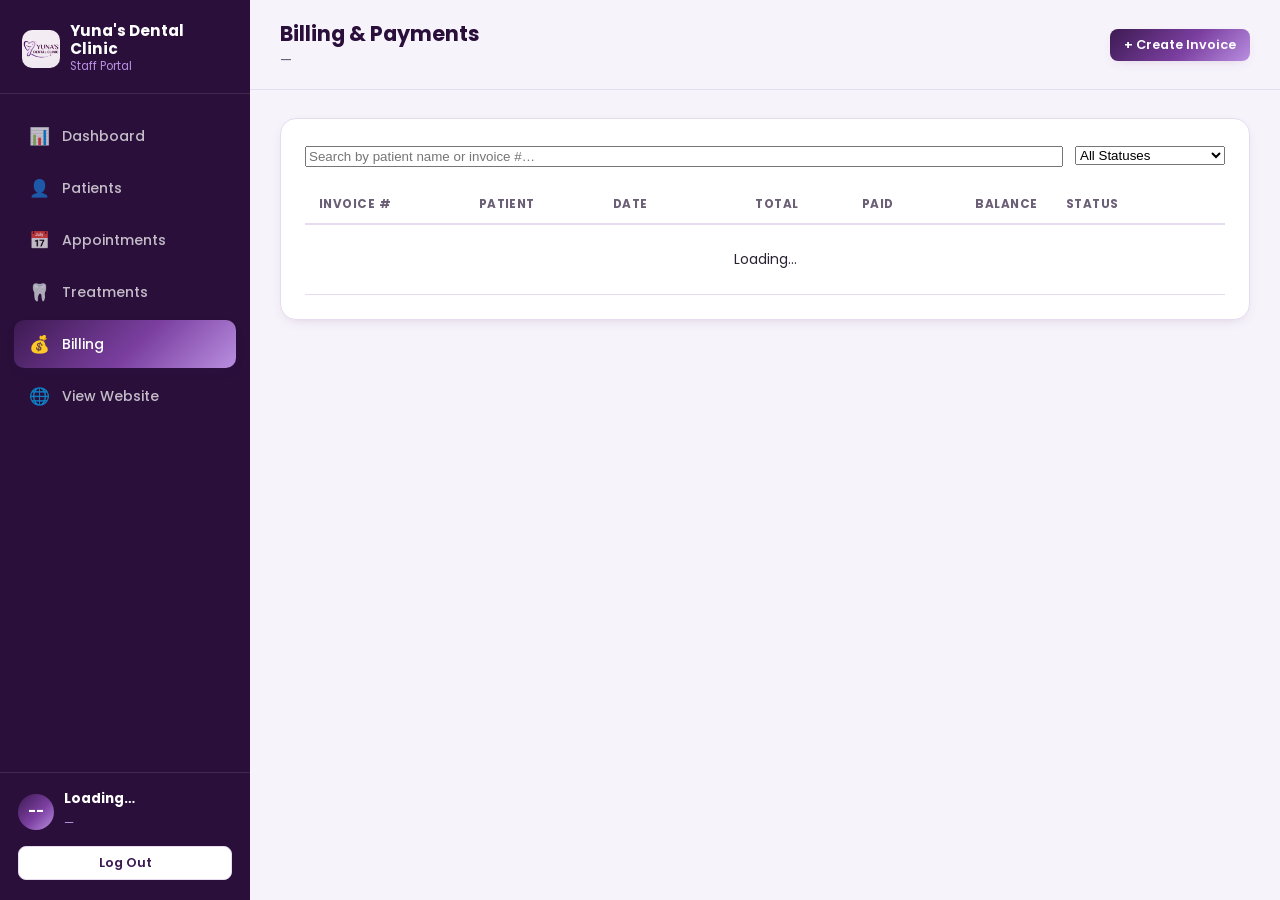
<file: admin/billing.html>
<!doctype html>
<html lang="en">
<head>
  <meta charset="UTF-8" />
  <meta name="viewport" content="width=device-width, initial-scale=1.0" />
  <title>Billing — Yuna's Dental Clinic</title>
  <link rel="icon" href="../assets/img/logo.jpg" />
  <link rel="preconnect" href="https://fonts.googleapis.com" />
  <link href="https://fonts.googleapis.com/css2?family=Poppins:wght@400;500;600;700;800&display=swap" rel="stylesheet" />
  <link rel="stylesheet" href="css/dashboard.css" />
</head>
<body>
  <div class="admin-layout">
    <aside class="sidebar">
      <a href="dashboard.html" class="sidebar__brand">
        <img src="../assets/img/logo.jpg" alt="Yuna's Dental Clinic" />
        <span>
          <strong>Yuna's Dental Clinic</strong>
          <span>Staff Portal</span>
        </span>
      </a>
      <nav class="sidebar__nav">
        <a href="dashboard.html"><span class="ico">📊</span> Dashboard</a>
        <a href="patients.html"><span class="ico">👤</span> Patients</a>
        <a href="appointments.html"><span class="ico">📅</span> Appointments</a>
        <a href="treatments.html"><span class="ico">🦷</span> Treatments</a>
        <a href="billing.html" class="active"><span class="ico">💰</span> Billing</a>
        <a href="../index.html"><span class="ico">🌐</span> View Website</a>
      </nav>
      <div class="sidebar__footer">
        <div class="sidebar__user">
          <div class="avatar" id="userAvatar">--</div>
          <div>
            <strong id="userName">Loading…</strong>
            <span id="userRoleLabel">—</span>
          </div>
        </div>
        <button class="btn btn--outline btn--block btn--sm" id="logoutBtn">Log Out</button>
      </div>
    </aside>

    <main class="main">
      <div class="topbar">
        <button class="topbar__menu" id="sidebarToggle">☰</button>
        <div>
          <h1>Billing &amp; Payments</h1>
          <p class="topbar__sub" id="outstandingLabel">—</p>
        </div>
        <div class="quick-actions">
          <button class="btn btn--primary btn--sm" id="newInvoiceBtn">+ Create Invoice</button>
        </div>
      </div>

      <div class="content">
        <div class="panel">
          <div class="toolbar">
            <div class="search-input">
              <input type="text" id="searchInput" placeholder="Search by patient name or invoice #…" />
            </div>
            <select id="statusFilter">
              <option value="">All Statuses</option>
              <option value="unpaid">Unpaid</option>
              <option value="partial">Partial</option>
              <option value="paid">Paid</option>
            </select>
          </div>
          <div class="table-wrap">
            <table class="data-table">
              <thead>
                <tr>
                  <th>Invoice #</th>
                  <th>Patient</th>
                  <th>Date</th>
                  <th style="text-align:right;">Total</th>
                  <th style="text-align:right;">Paid</th>
                  <th style="text-align:right;">Balance</th>
                  <th>Status</th>
                  <th></th>
                </tr>
              </thead>
              <tbody id="invoicesBody">
                <tr><td colspan="8" class="text-center text-muted" style="padding:24px;">Loading…</td></tr>
              </tbody>
            </table>
          </div>
        </div>
      </div>
    </main>
  </div>

  <!-- Create Invoice Modal -->
  <div class="modal-overlay" id="invoiceModal">
    <div class="modal modal--wide">
      <div class="modal__head">
        <h2>Create Invoice</h2>
        <button class="modal__close" data-close-modal>✕</button>
      </div>
      <div class="form-error" id="invoiceError"></div>
      <form id="invoiceForm">
        <div class="field">
          <label for="invoicePatient">Patient</label>
          <select id="invoicePatient" required>
            <option value="">— Choose a patient —</option>
          </select>
        </div>

        <fieldset>
          <legend>Line Items</legend>
          <div id="itemRows"></div>
          <button type="button" class="btn btn--outline btn--sm" id="addItemBtn">+ Add Item</button>
        </fieldset>

        <div class="field-row field-row--3">
          <div class="field">
            <label for="discountType">Discount Type</label>
            <select id="discountType">
              <option value="none">None</option>
              <option value="senior">Senior Citizen</option>
              <option value="pwd">PWD</option>
              <option value="insurance">Insurance</option>
              <option value="custom">Custom</option>
            </select>
          </div>
          <div class="field">
            <label for="discountAmount">Discount Amount (₱)</label>
            <input type="number" id="discountAmount" min="0" step="0.01" value="0" />
          </div>
          <div class="field">
            <label for="insuranceDeduction">Insurance Deduction (₱)</label>
            <input type="number" id="insuranceDeduction" min="0" step="0.01" value="0" />
          </div>
        </div>

        <div class="invoice-summary">
          <div class="row"><span>Subtotal</span><strong id="sumSubtotal">₱0.00</strong></div>
          <div class="row"><span>Discount</span><strong id="sumDiscount">-₱0.00</strong></div>
          <div class="row"><span>Insurance Deduction</span><strong id="sumInsurance">-₱0.00</strong></div>
          <div class="row total"><span>Total Due</span><strong id="sumTotal">₱0.00</strong></div>
        </div>

        <div class="modal__actions">
          <button type="button" class="btn btn--outline" data-close-modal>Cancel</button>
          <button type="submit" class="btn btn--primary" id="invoiceSaveBtn">Create Invoice</button>
        </div>
      </form>
    </div>
  </div>

  <!-- Invoice Detail / Payment Modal -->
  <div class="modal-overlay" id="detailModal">
    <div class="modal modal--wide">
      <div class="modal__head">
        <h2 id="detailTitle">Invoice</h2>
        <button class="modal__close" data-close-modal>✕</button>
      </div>

      <div class="two-col">
        <div>
          <div class="table-wrap">
            <table class="data-table">
              <thead>
                <tr><th>Description</th><th>Qty</th><th style="text-align:right;">Unit Price</th><th style="text-align:right;">Subtotal</th></tr>
              </thead>
              <tbody id="detailItems"></tbody>
            </table>
          </div>

          <div class="invoice-summary" style="margin-top:18px;">
            <div class="row"><span>Subtotal</span><strong id="detailSubtotal">—</strong></div>
            <div class="row"><span>Discount</span><strong id="detailDiscount">—</strong></div>
            <div class="row"><span>Insurance Deduction</span><strong id="detailInsurance">—</strong></div>
            <div class="row total"><span>Total</span><strong id="detailTotal">—</strong></div>
            <div class="row"><span>Amount Paid</span><strong id="detailPaid">—</strong></div>
            <div class="row balance"><span>Balance</span><strong id="detailBalance">—</strong></div>
          </div>

          <h3 style="margin-top:22px;">Payment History</h3>
          <div class="table-wrap">
            <table class="data-table">
              <thead><tr><th>Date</th><th>Method</th><th>Reference</th><th style="text-align:right;">Amount</th></tr></thead>
              <tbody id="paymentsBody"></tbody>
            </table>
          </div>
        </div>

        <div>
          <div class="panel" style="box-shadow:none; border:1px solid var(--border);">
            <h3 class="mt-0">Record Payment</h3>
            <div class="form-error" id="paymentError"></div>
            <form id="paymentForm">
              <div class="field">
                <label for="paymentAmount">Amount (₱)</label>
                <input type="number" id="paymentAmount" min="0.01" step="0.01" required />
              </div>
              <div class="field">
                <label for="paymentMethod">Payment Method</label>
                <select id="paymentMethod">
                  <option value="cash">Cash</option>
                  <option value="gcash">GCash</option>
                  <option value="maya">Maya</option>
                  <option value="credit_card">Credit Card</option>
                  <option value="bank_transfer">Bank Transfer</option>
                </select>
              </div>
              <div class="field">
                <label for="paymentReference">Reference # <span class="hint">(optional)</span></label>
                <input type="text" id="paymentReference" />
              </div>
              <button type="submit" class="btn btn--primary btn--block">Record Payment</button>
            </form>
            <button type="button" class="btn btn--outline btn--block" style="margin-top:10px;" id="printReceiptBtn">🖨️ Print Receipt</button>
          </div>
        </div>
      </div>
    </div>
  </div>

  <div id="receiptPrintArea">
    <div class="receipt">
      <div class="receipt__head">
        <img src="../assets/img/logo.jpg" alt="Yuna's Dental Clinic" />
        <strong>Yuna's Dental Clinic</strong>
        <p style="margin:4px 0 0; font-size:0.78rem;">2021 Mindanao Ave., Sampaloc, Manila<br />0998-298-6745</p>
      </div>
      <div class="receipt__row"><span>Invoice #</span><strong id="rInvoiceNo">—</strong></div>
      <div class="receipt__row"><span>Date</span><strong id="rDate">—</strong></div>
      <div class="receipt__row"><span>Patient</span><strong id="rPatient">—</strong></div>
      <hr style="border:none; border-top:1px dashed var(--border); margin:14px 0;" />
      <div id="rItems"></div>
      <hr style="border:none; border-top:1px dashed var(--border); margin:14px 0;" />
      <div class="receipt__row"><span>Subtotal</span><span id="rSubtotal">—</span></div>
      <div class="receipt__row"><span>Discount</span><span id="rDiscount">—</span></div>
      <div class="receipt__row"><span>Insurance Deduction</span><span id="rInsurance">—</span></div>
      <div class="receipt__row"><strong>Total</strong><strong id="rTotal">—</strong></div>
      <div class="receipt__row"><span>Amount Paid</span><span id="rPaid">—</span></div>
      <div class="receipt__row"><strong>Balance</strong><strong id="rBalance">—</strong></div>
      <div class="receipt__foot">Thank you for visiting Yuna's Dental Clinic!</div>
    </div>
  </div>

  <script type="module" src="js/billing.js"></script>
</body>
</html>
</file>
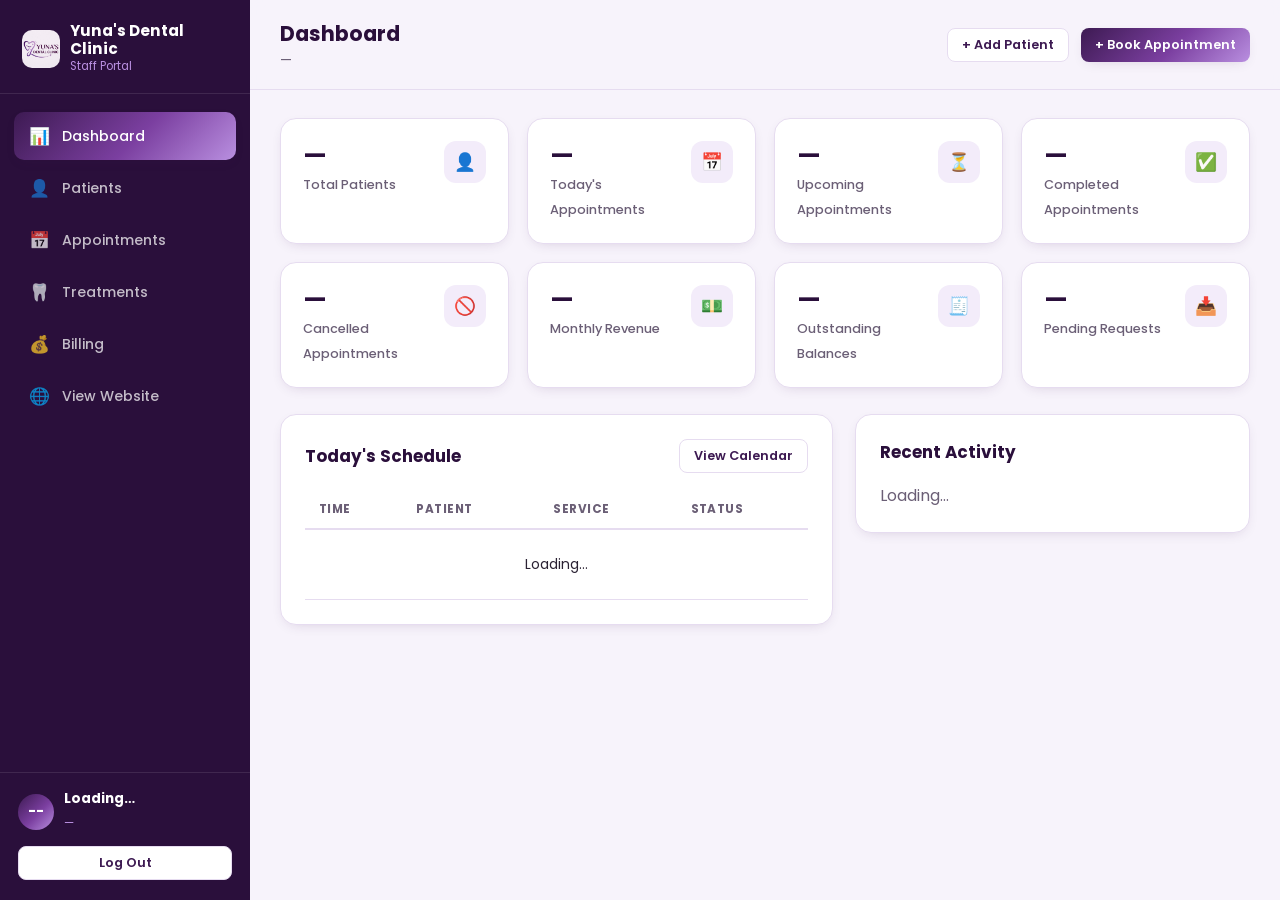
<file: admin/dashboard.html>
<!doctype html>
<html lang="en">
<head>
  <meta charset="UTF-8" />
  <meta name="viewport" content="width=device-width, initial-scale=1.0" />
  <title>Dashboard — Yuna's Dental Clinic</title>
  <link rel="icon" href="../assets/img/logo.jpg" />
  <link rel="preconnect" href="https://fonts.googleapis.com" />
  <link href="https://fonts.googleapis.com/css2?family=Poppins:wght@400;500;600;700;800&display=swap" rel="stylesheet" />
  <link rel="stylesheet" href="css/dashboard.css" />
</head>
<body>
  <div class="admin-layout">
    <aside class="sidebar">
      <a href="dashboard.html" class="sidebar__brand">
        <img src="../assets/img/logo.jpg" alt="Yuna's Dental Clinic" />
        <span>
          <strong>Yuna's Dental Clinic</strong>
          <span>Staff Portal</span>
        </span>
      </a>
      <nav class="sidebar__nav">
        <a href="dashboard.html" class="active"><span class="ico">📊</span> Dashboard</a>
        <a href="patients.html"><span class="ico">👤</span> Patients</a>
        <a href="appointments.html"><span class="ico">📅</span> Appointments</a>
        <a href="treatments.html"><span class="ico">🦷</span> Treatments</a>
        <a href="billing.html"><span class="ico">💰</span> Billing</a>
        <a href="../index.html"><span class="ico">🌐</span> View Website</a>
      </nav>
      <div class="sidebar__footer">
        <div class="sidebar__user">
          <div class="avatar" id="userAvatar">--</div>
          <div>
            <strong id="userName">Loading…</strong>
            <span id="userRoleLabel">—</span>
          </div>
        </div>
        <button class="btn btn--outline btn--block btn--sm" id="logoutBtn">Log Out</button>
      </div>
    </aside>

    <main class="main">
      <div class="topbar">
        <button class="topbar__menu" id="sidebarToggle">☰</button>
        <div>
          <h1>Dashboard</h1>
          <p class="topbar__sub" id="todayLabel">—</p>
        </div>
        <div class="quick-actions">
          <a href="patients.html?new=1" class="btn btn--outline btn--sm">+ Add Patient</a>
          <a href="appointments.html?new=1" class="btn btn--primary btn--sm">+ Book Appointment</a>
        </div>
      </div>

      <div class="content">
        <div class="stat-grid">
          <div class="stat-card">
            <div>
              <strong id="statPatients">—</strong>
              <span>Total Patients</span>
            </div>
            <div class="icon">👤</div>
          </div>
          <div class="stat-card">
            <div>
              <strong id="statToday">—</strong>
              <span>Today's Appointments</span>
            </div>
            <div class="icon">📅</div>
          </div>
          <div class="stat-card">
            <div>
              <strong id="statUpcoming">—</strong>
              <span>Upcoming Appointments</span>
            </div>
            <div class="icon">⏳</div>
          </div>
          <div class="stat-card">
            <div>
              <strong id="statCompleted">—</strong>
              <span>Completed Appointments</span>
            </div>
            <div class="icon">✅</div>
          </div>
          <div class="stat-card">
            <div>
              <strong id="statCancelled">—</strong>
              <span>Cancelled Appointments</span>
            </div>
            <div class="icon">🚫</div>
          </div>
          <div class="stat-card">
            <div>
              <strong id="statRevenue">—</strong>
              <span>Monthly Revenue</span>
            </div>
            <div class="icon">💵</div>
          </div>
          <div class="stat-card">
            <div>
              <strong id="statOutstanding">—</strong>
              <span>Outstanding Balances</span>
            </div>
            <div class="icon">🧾</div>
          </div>
          <a class="stat-card" href="appointments.html" style="text-decoration:none;">
            <div>
              <strong id="statRequests">—</strong>
              <span>Pending Requests</span>
            </div>
            <div class="icon">📥</div>
          </a>
        </div>

        <div class="two-col">
          <div class="panel">
            <div class="panel__head">
              <h2>Today's Schedule</h2>
              <a href="appointments.html" class="btn btn--outline btn--sm">View Calendar</a>
            </div>
            <div class="table-wrap">
              <table class="data-table">
                <thead>
                  <tr>
                    <th>Time</th>
                    <th>Patient</th>
                    <th>Service</th>
                    <th>Status</th>
                  </tr>
                </thead>
                <tbody id="todayBody">
                  <tr><td colspan="4" class="text-center text-muted" style="padding:24px;">Loading…</td></tr>
                </tbody>
              </table>
            </div>
          </div>

          <div class="panel">
            <div class="panel__head">
              <h2>Recent Activity</h2>
            </div>
            <div class="activity-list" id="activityList">
              <p class="text-muted">Loading…</p>
            </div>
          </div>
        </div>
      </div>
    </main>
  </div>

  <script type="module" src="js/dashboard.js"></script>
</body>
</html>
</file>
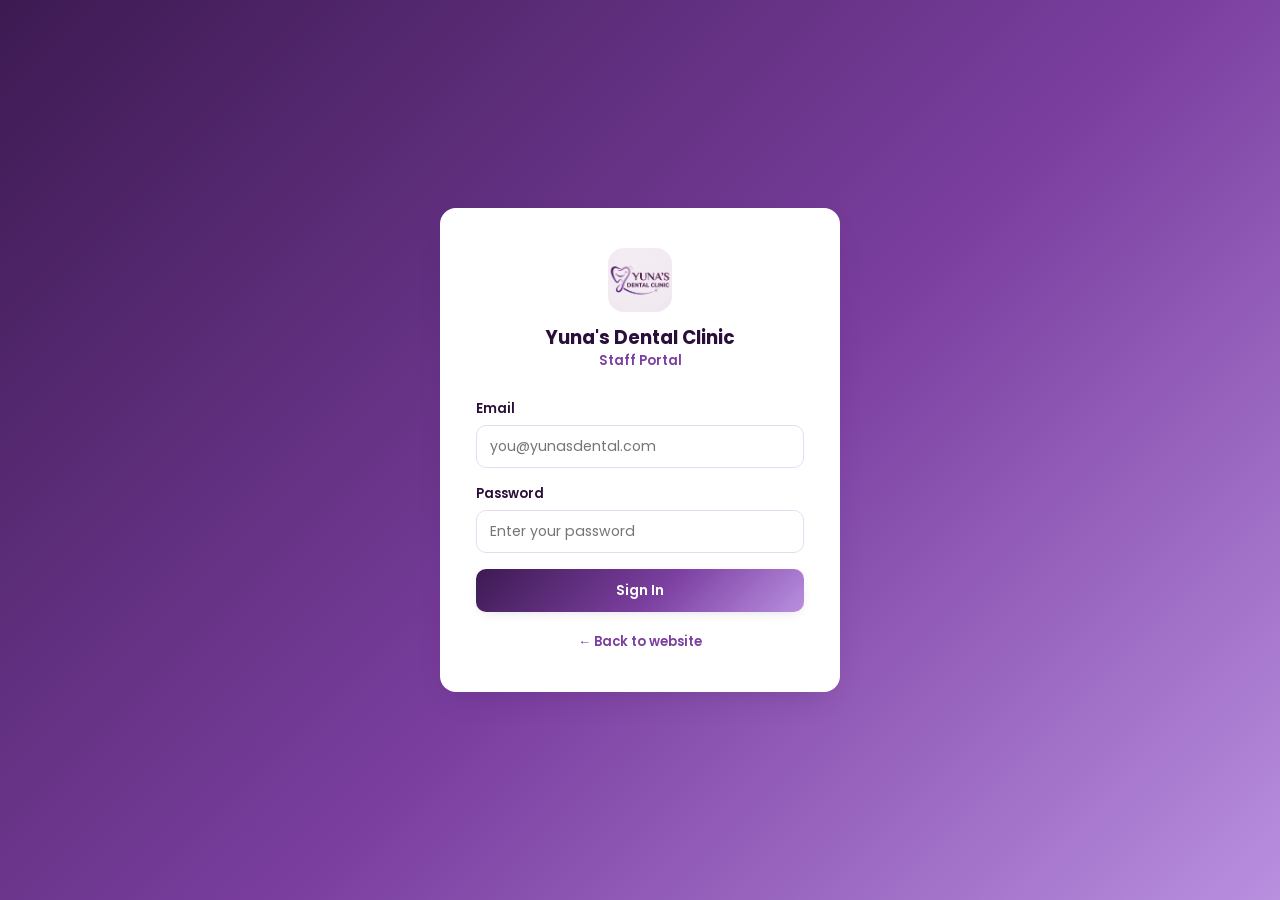
<file: admin/login.html>
<!doctype html>
<html lang="en">
<head>
  <meta charset="UTF-8" />
  <meta name="viewport" content="width=device-width, initial-scale=1.0" />
  <title>Staff Login — Yuna's Dental Clinic</title>
  <link rel="icon" href="../assets/img/logo.jpg" />
  <link rel="preconnect" href="https://fonts.googleapis.com" />
  <link href="https://fonts.googleapis.com/css2?family=Poppins:wght@400;500;600;700;800&display=swap" rel="stylesheet" />
  <link rel="stylesheet" href="css/dashboard.css" />
</head>
<body>
  <div class="auth-screen">
    <div class="auth-card">
      <div class="auth-card__brand">
        <img src="../assets/img/logo.jpg" alt="Yuna's Dental Clinic" />
        <strong>Yuna's Dental Clinic</strong>
        <span>Staff Portal</span>
      </div>

      <div class="form-error" id="loginError"></div>

      <form id="loginForm">
        <div class="field">
          <label for="email">Email</label>
          <input type="email" id="email" name="email" autocomplete="username" required placeholder="you@yunasdental.com" />
        </div>
        <div class="field">
          <label for="password">Password</label>
          <input type="password" id="password" name="password" autocomplete="current-password" required placeholder="Enter your password" />
        </div>
        <button type="submit" class="btn btn--primary btn--block" id="loginBtn">
          <span id="loginBtnText">Sign In</span>
        </button>
      </form>

      <p style="text-align:center; margin-top:20px; font-size:0.82rem; color:var(--ink-soft);">
        <a href="../index.html" style="color:var(--purple); font-weight:600;">← Back to website</a>
      </p>
    </div>
  </div>

  <script type="module">
    import { supabase } from '../shared/supabase-client.js';

    const form = document.getElementById('loginForm');
    const errorBox = document.getElementById('loginError');
    const btn = document.getElementById('loginBtn');
    const btnText = document.getElementById('loginBtnText');

    supabase.auth.getSession().then(({ data: { session } }) => {
      if (session) window.location.href = 'dashboard.html';
    });

    form.addEventListener('submit', async (e) => {
      e.preventDefault();
      errorBox.classList.remove('show');
      btn.disabled = true;
      btnText.textContent = 'Signing in…';

      const email = document.getElementById('email').value.trim();
      const password = document.getElementById('password').value;

      const { data, error } = await supabase.auth.signInWithPassword({ email, password });

      if (error) {
        errorBox.textContent = 'Incorrect email or password. Please try again.';
        errorBox.classList.add('show');
        btn.disabled = false;
        btnText.textContent = 'Sign In';
        return;
      }

      const { data: profile, error: profileError } = await supabase
        .from('profiles')
        .select('role')
        .eq('id', data.user.id)
        .single();

      if (profileError || !profile) {
        errorBox.textContent = 'Your account has no staff profile yet. Ask the clinic admin to set it up.';
        errorBox.classList.add('show');
        await supabase.auth.signOut();
        btn.disabled = false;
        btnText.textContent = 'Sign In';
        return;
      }

      window.location.href = 'dashboard.html';
    });
  </script>
</body>
</html>
</file>
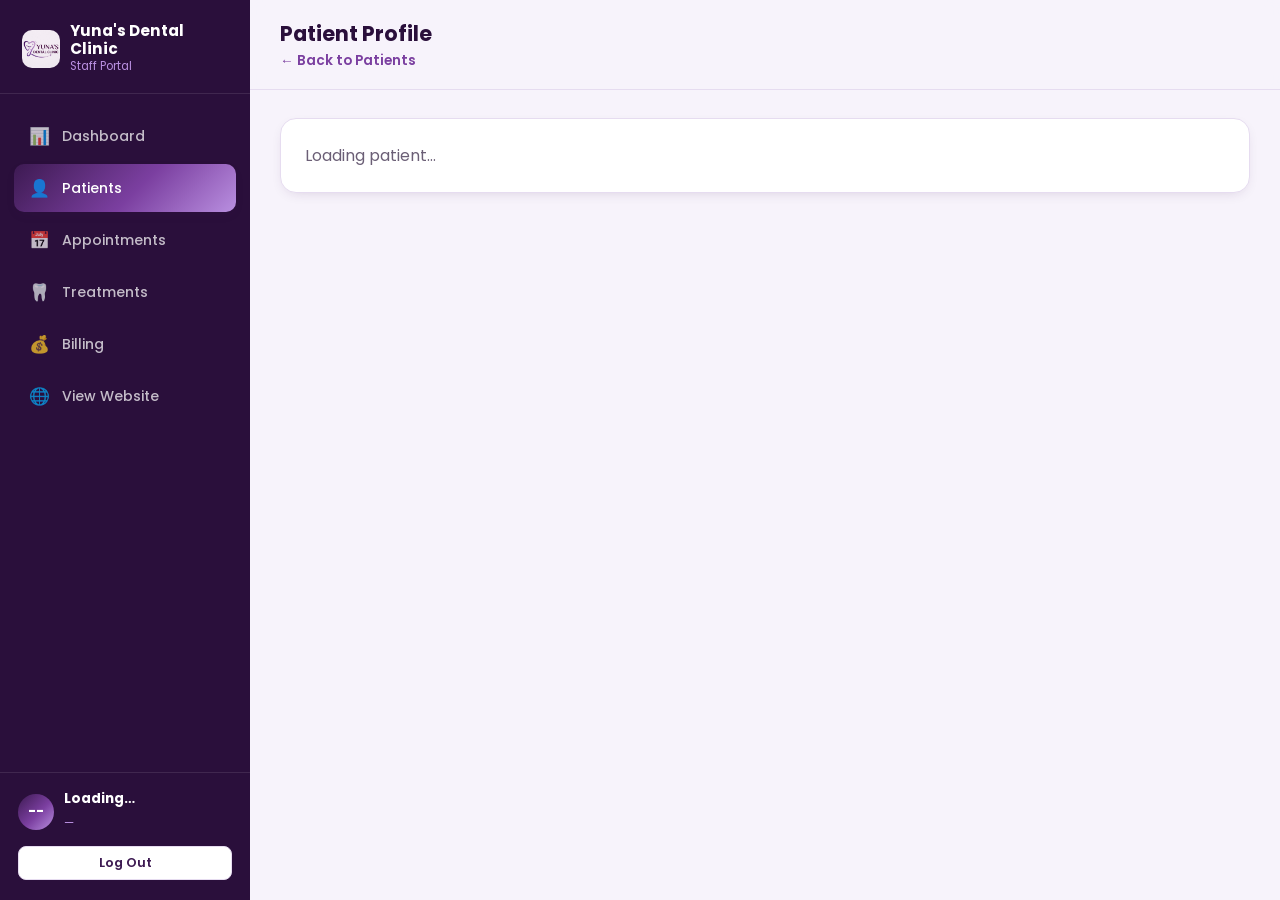
<file: admin/patient-profile.html>
<!doctype html>
<html lang="en">
<head>
  <meta charset="UTF-8" />
  <meta name="viewport" content="width=device-width, initial-scale=1.0" />
  <title>Patient Profile — Yuna's Dental Clinic</title>
  <link rel="icon" href="../assets/img/logo.jpg" />
  <link rel="preconnect" href="https://fonts.googleapis.com" />
  <link href="https://fonts.googleapis.com/css2?family=Poppins:wght@400;500;600;700;800&display=swap" rel="stylesheet" />
  <link rel="stylesheet" href="css/dashboard.css" />
</head>
<body>
  <div class="admin-layout">
    <aside class="sidebar">
      <a href="dashboard.html" class="sidebar__brand">
        <img src="../assets/img/logo.jpg" alt="Yuna's Dental Clinic" />
        <span>
          <strong>Yuna's Dental Clinic</strong>
          <span>Staff Portal</span>
        </span>
      </a>
      <nav class="sidebar__nav">
        <a href="dashboard.html"><span class="ico">📊</span> Dashboard</a>
        <a href="patients.html" class="active"><span class="ico">👤</span> Patients</a>
        <a href="appointments.html"><span class="ico">📅</span> Appointments</a>
        <a href="treatments.html"><span class="ico">🦷</span> Treatments</a>
        <a href="billing.html"><span class="ico">💰</span> Billing</a>
        <a href="../index.html"><span class="ico">🌐</span> View Website</a>
      </nav>
      <div class="sidebar__footer">
        <div class="sidebar__user">
          <div class="avatar" id="userAvatar">--</div>
          <div>
            <strong id="userName">Loading…</strong>
            <span id="userRoleLabel">—</span>
          </div>
        </div>
        <button class="btn btn--outline btn--block btn--sm" id="logoutBtn">Log Out</button>
      </div>
    </aside>

    <main class="main">
      <div class="topbar">
        <button class="topbar__menu" id="sidebarToggle">☰</button>
        <div>
          <h1>Patient Profile</h1>
          <p class="topbar__sub"><a href="patients.html" style="color:var(--purple); font-weight:600;">← Back to Patients</a></p>
        </div>
      </div>

      <div class="content">
        <div class="panel" id="loadingPanel">
          <p class="text-muted">Loading patient…</p>
        </div>

        <div id="profileContent" style="display:none;">
          <div class="panel">
            <div class="profile-header">
              <div class="avatar" id="patientAvatar">--</div>
              <div>
                <h1 id="patientName" class="mt-0">—</h1>
                <p id="patientMeta">—</p>
              </div>
            </div>

            <div class="tabs">
              <button class="active" data-tab="overview">Overview</button>
              <button data-tab="medical">Medical &amp; Dental History</button>
              <button data-tab="treatments">Treatment History</button>
              <button data-tab="documents">Documents &amp; X-rays</button>
              <button data-tab="notes">Notes</button>
            </div>

            <!-- Overview -->
            <div class="tab-panel active" id="tab-overview">
              <div class="form-error" id="overviewError"></div>
              <form id="overviewForm">
                <fieldset>
                  <legend>Contact Information</legend>
                  <div class="field-row">
                    <div class="field">
                      <label for="firstName">First Name</label>
                      <input type="text" id="firstName" required />
                    </div>
                    <div class="field">
                      <label for="lastName">Last Name</label>
                      <input type="text" id="lastName" required />
                    </div>
                  </div>
                  <div class="field-row field-row--3">
                    <div class="field">
                      <label for="dob">Date of Birth</label>
                      <input type="date" id="dob" />
                    </div>
                    <div class="field">
                      <label for="gender">Gender</label>
                      <select id="gender">
                        <option value="">Select</option>
                        <option>Male</option>
                        <option>Female</option>
                        <option>Other</option>
                      </select>
                    </div>
                    <div class="field">
                      <label for="bloodType">Blood Type</label>
                      <input type="text" id="bloodType" placeholder="e.g. O+" />
                    </div>
                  </div>
                  <div class="field-row">
                    <div class="field">
                      <label for="phone">Phone Number</label>
                      <input type="tel" id="phone" required />
                    </div>
                    <div class="field">
                      <label for="email">Email Address</label>
                      <input type="email" id="email" />
                    </div>
                  </div>
                  <div class="field">
                    <label for="address">Address</label>
                    <input type="text" id="address" />
                  </div>
                </fieldset>

                <fieldset>
                  <legend>Emergency Contact</legend>
                  <div class="field-row field-row--3">
                    <div class="field">
                      <label for="ecName">Name</label>
                      <input type="text" id="ecName" />
                    </div>
                    <div class="field">
                      <label for="ecPhone">Phone</label>
                      <input type="tel" id="ecPhone" />
                    </div>
                    <div class="field">
                      <label for="ecRelationship">Relationship</label>
                      <input type="text" id="ecRelationship" placeholder="e.g. Spouse" />
                    </div>
                  </div>
                </fieldset>

                <div class="modal__actions" style="margin-top:0;">
                  <button type="submit" class="btn btn--primary">Save Changes</button>
                </div>
              </form>
            </div>

            <!-- Medical & Dental -->
            <div class="tab-panel" id="tab-medical">
              <div class="form-error" id="medicalError"></div>
              <form id="medicalForm">
                <div class="field">
                  <label for="allergies">Allergies</label>
                  <textarea id="allergies" placeholder="e.g. Penicillin, Latex"></textarea>
                </div>
                <div class="field">
                  <label for="medicalHistory">Medical History</label>
                  <textarea id="medicalHistory" placeholder="Existing conditions, medications, surgeries…"></textarea>
                </div>
                <div class="field">
                  <label for="dentalHistory">Dental History</label>
                  <textarea id="dentalHistory" placeholder="Past dental treatments, concerns…"></textarea>
                </div>
                <div class="modal__actions" style="margin-top:0;">
                  <button type="submit" class="btn btn--primary">Save Changes</button>
                </div>
              </form>
            </div>

            <!-- Treatment History -->
            <div class="tab-panel" id="tab-treatments">
              <div class="panel__head" style="margin-bottom:14px;">
                <p class="text-muted mb-0">All treatment plans and procedures for this patient.</p>
                <a href="#" id="newTreatmentLink" class="btn btn--primary btn--sm">+ New Treatment Plan</a>
              </div>
              <div class="table-wrap">
                <table class="data-table">
                  <thead>
                    <tr>
                      <th>Date</th>
                      <th>Procedure</th>
                      <th>Tooth #</th>
                      <th>Status</th>
                      <th style="text-align:right;">Cost</th>
                    </tr>
                  </thead>
                  <tbody id="treatmentsBody">
                    <tr><td colspan="5" class="text-center text-muted" style="padding:24px;">Loading…</td></tr>
                  </tbody>
                </table>
              </div>
            </div>

            <!-- Documents -->
            <div class="tab-panel" id="tab-documents">
              <label class="dropzone" for="fileInput">
                📎 Click to upload an X-ray or document (PDF, JPG, PNG)
                <input type="file" id="fileInput" style="display:none;" accept=".pdf,.jpg,.jpeg,.png" />
              </label>
              <div class="field" style="max-width:220px; margin-top:14px;">
                <label for="fileType">File Type</label>
                <select id="fileType">
                  <option value="xray">X-ray</option>
                  <option value="document">Document</option>
                </select>
              </div>
              <div class="doc-list" id="docList" style="margin-top:18px;"></div>
            </div>

            <!-- Notes -->
            <div class="tab-panel" id="tab-notes">
              <div class="form-error" id="notesError"></div>
              <form id="notesForm">
                <div class="field">
                  <label for="notes">General Notes</label>
                  <textarea id="notes" style="min-height:160px;" placeholder="Any additional notes about this patient…"></textarea>
                </div>
                <div class="modal__actions" style="margin-top:0;">
                  <button type="submit" class="btn btn--primary">Save Notes</button>
                </div>
              </form>
            </div>
          </div>
        </div>
      </div>
    </main>
  </div>

  <script type="module" src="js/patient-profile.js"></script>
</body>
</html>
</file>
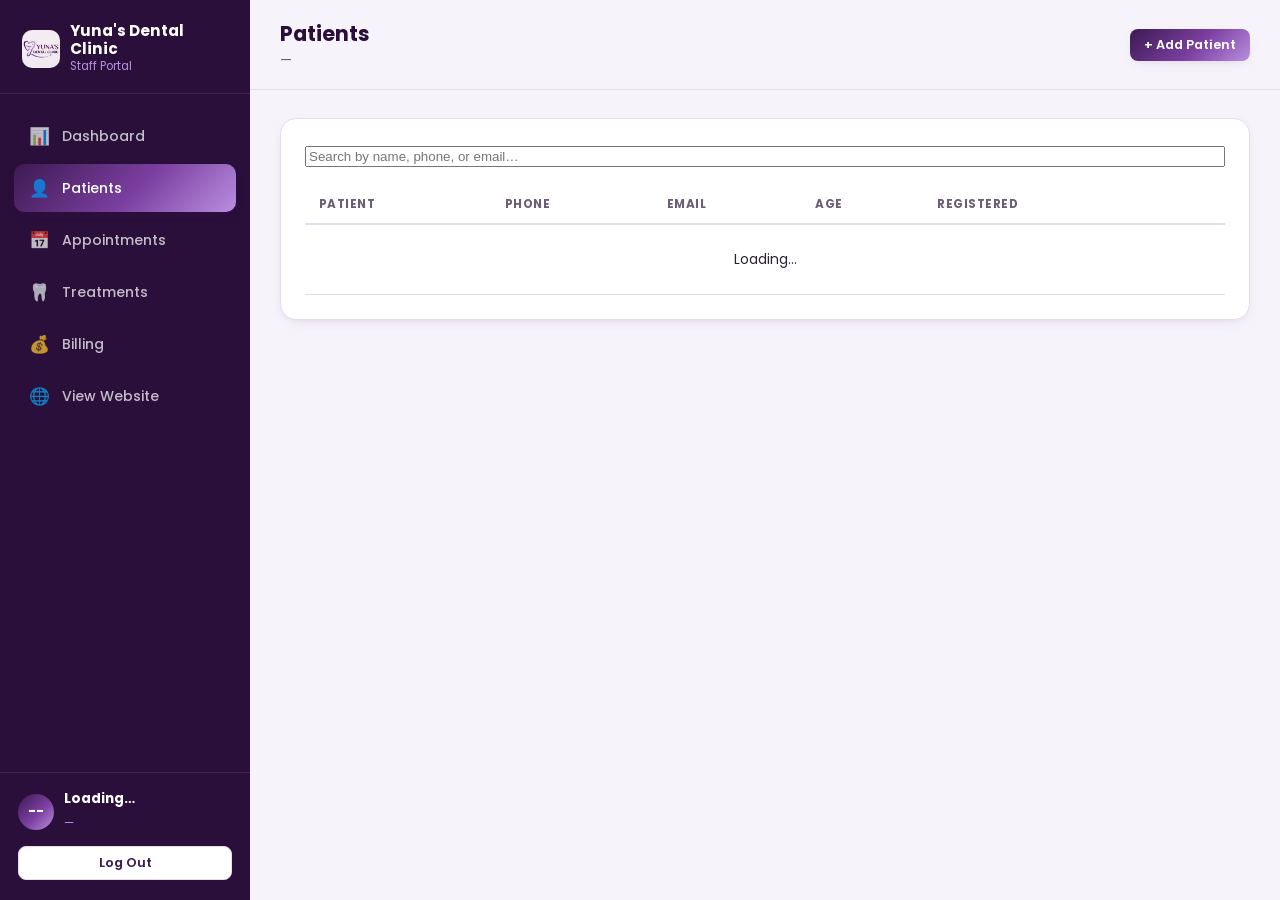
<file: admin/patients.html>
<!doctype html>
<html lang="en">
<head>
  <meta charset="UTF-8" />
  <meta name="viewport" content="width=device-width, initial-scale=1.0" />
  <title>Patients — Yuna's Dental Clinic</title>
  <link rel="icon" href="../assets/img/logo.jpg" />
  <link rel="preconnect" href="https://fonts.googleapis.com" />
  <link href="https://fonts.googleapis.com/css2?family=Poppins:wght@400;500;600;700;800&display=swap" rel="stylesheet" />
  <link rel="stylesheet" href="css/dashboard.css" />
</head>
<body>
  <div class="admin-layout">
    <aside class="sidebar">
      <a href="dashboard.html" class="sidebar__brand">
        <img src="../assets/img/logo.jpg" alt="Yuna's Dental Clinic" />
        <span>
          <strong>Yuna's Dental Clinic</strong>
          <span>Staff Portal</span>
        </span>
      </a>
      <nav class="sidebar__nav">
        <a href="dashboard.html"><span class="ico">📊</span> Dashboard</a>
        <a href="patients.html" class="active"><span class="ico">👤</span> Patients</a>
        <a href="appointments.html"><span class="ico">📅</span> Appointments</a>
        <a href="treatments.html"><span class="ico">🦷</span> Treatments</a>
        <a href="billing.html"><span class="ico">💰</span> Billing</a>
        <a href="../index.html"><span class="ico">🌐</span> View Website</a>
      </nav>
      <div class="sidebar__footer">
        <div class="sidebar__user">
          <div class="avatar" id="userAvatar">--</div>
          <div>
            <strong id="userName">Loading…</strong>
            <span id="userRoleLabel">—</span>
          </div>
        </div>
        <button class="btn btn--outline btn--block btn--sm" id="logoutBtn">Log Out</button>
      </div>
    </aside>

    <main class="main">
      <div class="topbar">
        <button class="topbar__menu" id="sidebarToggle">☰</button>
        <div>
          <h1>Patients</h1>
          <p class="topbar__sub" id="countLabel">—</p>
        </div>
        <div class="quick-actions">
          <button class="btn btn--primary btn--sm" id="addPatientBtn">+ Add Patient</button>
        </div>
      </div>

      <div class="content">
        <div class="panel">
          <div class="toolbar">
            <div class="search-input">
              <input type="text" id="searchInput" placeholder="Search by name, phone, or email…" />
            </div>
          </div>
          <div class="table-wrap">
            <table class="data-table">
              <thead>
                <tr>
                  <th>Patient</th>
                  <th>Phone</th>
                  <th>Email</th>
                  <th>Age</th>
                  <th>Registered</th>
                  <th></th>
                </tr>
              </thead>
              <tbody id="patientsBody">
                <tr><td colspan="6" class="text-center text-muted" style="padding:24px;">Loading…</td></tr>
              </tbody>
            </table>
          </div>
        </div>
      </div>
    </main>
  </div>

  <!-- Add / Edit Patient Modal -->
  <div class="modal-overlay" id="patientModal">
    <div class="modal">
      <div class="modal__head">
        <h2 id="patientModalTitle">Add Patient</h2>
        <button class="modal__close" data-close-modal>✕</button>
      </div>
      <div class="form-error" id="patientError"></div>
      <form id="patientForm">
        <input type="hidden" id="patientId" />
        <div class="field-row">
          <div class="field">
            <label for="firstName">First Name</label>
            <input type="text" id="firstName" required />
          </div>
          <div class="field">
            <label for="lastName">Last Name</label>
            <input type="text" id="lastName" required />
          </div>
        </div>
        <div class="field-row">
          <div class="field">
            <label for="dob">Date of Birth</label>
            <input type="date" id="dob" />
          </div>
          <div class="field">
            <label for="gender">Gender</label>
            <select id="gender">
              <option value="">Select</option>
              <option>Male</option>
              <option>Female</option>
              <option>Other</option>
            </select>
          </div>
        </div>
        <div class="field-row">
          <div class="field">
            <label for="phone">Phone Number</label>
            <input type="tel" id="phone" required />
          </div>
          <div class="field">
            <label for="email">Email Address</label>
            <input type="email" id="email" />
          </div>
        </div>
        <div class="field">
          <label for="address">Address</label>
          <input type="text" id="address" />
        </div>
        <div class="modal__actions">
          <button type="button" class="btn btn--outline" data-close-modal>Cancel</button>
          <button type="submit" class="btn btn--primary" id="patientSaveBtn">Save Patient</button>
        </div>
      </form>
    </div>
  </div>

  <script type="module" src="js/patients.js"></script>
</body>
</html>
</file>
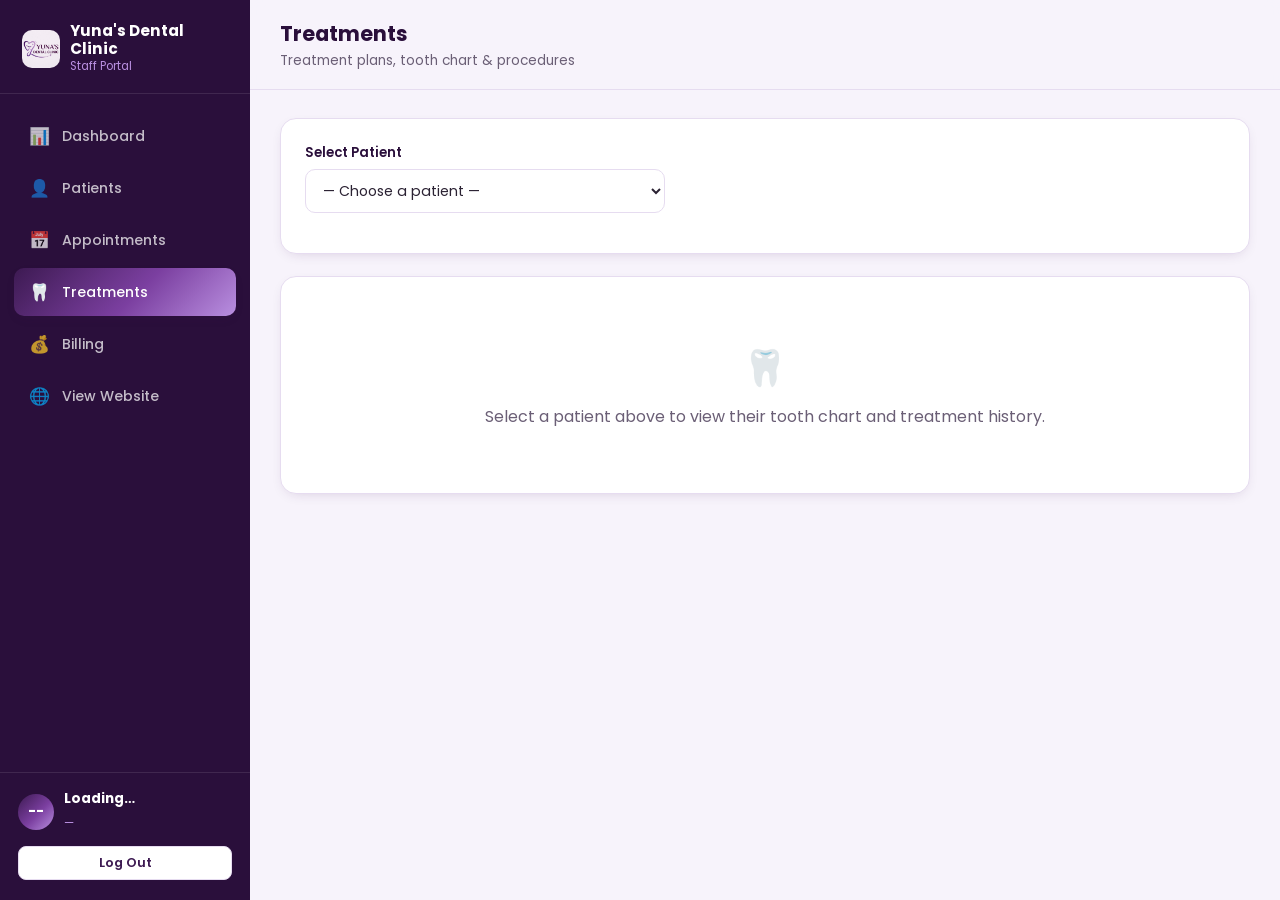
<file: admin/treatments.html>
<!doctype html>
<html lang="en">
<head>
  <meta charset="UTF-8" />
  <meta name="viewport" content="width=device-width, initial-scale=1.0" />
  <title>Treatments — Yuna's Dental Clinic</title>
  <link rel="icon" href="../assets/img/logo.jpg" />
  <link rel="preconnect" href="https://fonts.googleapis.com" />
  <link href="https://fonts.googleapis.com/css2?family=Poppins:wght@400;500;600;700;800&display=swap" rel="stylesheet" />
  <link rel="stylesheet" href="css/dashboard.css" />
</head>
<body>
  <div class="admin-layout">
    <aside class="sidebar">
      <a href="dashboard.html" class="sidebar__brand">
        <img src="../assets/img/logo.jpg" alt="Yuna's Dental Clinic" />
        <span>
          <strong>Yuna's Dental Clinic</strong>
          <span>Staff Portal</span>
        </span>
      </a>
      <nav class="sidebar__nav">
        <a href="dashboard.html"><span class="ico">📊</span> Dashboard</a>
        <a href="patients.html"><span class="ico">👤</span> Patients</a>
        <a href="appointments.html"><span class="ico">📅</span> Appointments</a>
        <a href="treatments.html" class="active"><span class="ico">🦷</span> Treatments</a>
        <a href="billing.html"><span class="ico">💰</span> Billing</a>
        <a href="../index.html"><span class="ico">🌐</span> View Website</a>
      </nav>
      <div class="sidebar__footer">
        <div class="sidebar__user">
          <div class="avatar" id="userAvatar">--</div>
          <div>
            <strong id="userName">Loading…</strong>
            <span id="userRoleLabel">—</span>
          </div>
        </div>
        <button class="btn btn--outline btn--block btn--sm" id="logoutBtn">Log Out</button>
      </div>
    </aside>

    <main class="main">
      <div class="topbar">
        <button class="topbar__menu" id="sidebarToggle">☰</button>
        <div>
          <h1>Treatments</h1>
          <p class="topbar__sub">Treatment plans, tooth chart &amp; procedures</p>
        </div>
      </div>

      <div class="content">
        <div class="panel">
          <div class="field" style="max-width:360px;">
            <label for="patientSelect">Select Patient</label>
            <select id="patientSelect">
              <option value="">— Choose a patient —</option>
            </select>
          </div>
        </div>

        <div id="patientEmptyState" class="panel">
          <div class="empty-state">
            <div class="icon">🦷</div>
            <p>Select a patient above to view their tooth chart and treatment history.</p>
          </div>
        </div>

        <div id="patientTreatmentArea" style="display:none;">
          <div class="panel">
            <div class="panel__head">
              <h2>Tooth Chart</h2>
              <button class="btn btn--primary btn--sm" id="newPlanBtn">+ New Treatment Plan</button>
            </div>
            <div class="tooth-chart">
              <div class="tooth-arch" id="upperArch"></div>
              <div class="tooth-arch" id="lowerArch"></div>
              <div class="tooth-legend">
                <span><span class="dot" style="background:var(--amber-light); border:1px solid var(--amber);"></span> Planned</span>
                <span><span class="dot" style="background:var(--blue-light); border:1px solid var(--blue);"></span> In Progress</span>
                <span><span class="dot" style="background:var(--green-light); border:1px solid var(--green);"></span> Completed</span>
                <span><span class="dot" style="background:var(--white); border:1px solid var(--border);"></span> Healthy</span>
              </div>
              <p class="text-muted" id="selectedTeethHint" style="font-size:0.8rem;"></p>
            </div>
          </div>

          <div class="panel">
            <div class="panel__head">
              <h2>Treatment Plans</h2>
            </div>
            <div class="table-wrap">
              <table class="data-table">
                <thead>
                  <tr>
                    <th>Date</th>
                    <th>Procedure</th>
                    <th>Tooth #</th>
                    <th>Status</th>
                    <th style="text-align:right;">Cost</th>
                    <th></th>
                  </tr>
                </thead>
                <tbody id="plansBody">
                  <tr><td colspan="6" class="text-center text-muted" style="padding:24px;">No treatment plans yet.</td></tr>
                </tbody>
              </table>
            </div>
          </div>
        </div>
      </div>
    </main>
  </div>

  <!-- Treatment Plan Modal -->
  <div class="modal-overlay" id="planModal">
    <div class="modal">
      <div class="modal__head">
        <h2 id="planModalTitle">New Treatment Plan</h2>
        <button class="modal__close" data-close-modal>✕</button>
      </div>
      <div class="form-error" id="planError"></div>
      <form id="planForm">
        <input type="hidden" id="planId" />
        <div class="field-row">
          <div class="field">
            <label for="planProcedure">Procedure</label>
            <select id="planProcedure" required>
              <option value="">Select a procedure</option>
              <option>Cleaning</option>
              <option>Filling</option>
              <option>Root Canal</option>
              <option>Extraction</option>
              <option>Braces</option>
              <option>Crown</option>
              <option>Veneers</option>
              <option>Other</option>
            </select>
          </div>
          <div class="field">
            <label for="planTeeth">Tooth Number(s) <span class="hint">FDI, comma-separated</span></label>
            <input type="text" id="planTeeth" placeholder="e.g. 16, 17" />
          </div>
        </div>
        <div class="field-row">
          <div class="field">
            <label for="planStatus">Status</label>
            <select id="planStatus">
              <option value="planned">Planned</option>
              <option value="in_progress">In Progress</option>
              <option value="completed">Completed</option>
            </select>
          </div>
          <div class="field">
            <label for="planCost">Cost (₱)</label>
            <input type="number" id="planCost" min="0" step="0.01" value="0" />
          </div>
        </div>
        <div class="field">
          <label for="planDate">Date Performed <span class="hint">(optional)</span></label>
          <input type="date" id="planDate" />
        </div>
        <div class="field">
          <label for="planNotes">Dentist Notes</label>
          <textarea id="planNotes" placeholder="Clinical notes about this procedure…"></textarea>
        </div>
        <div class="modal__actions">
          <button type="button" class="btn btn--danger" id="planDeleteBtn" data-admin-only style="margin-right:auto; display:none;">Delete</button>
          <button type="button" class="btn btn--outline" data-close-modal>Cancel</button>
          <button type="submit" class="btn btn--primary" id="planSaveBtn">Save Treatment Plan</button>
        </div>
      </form>
    </div>
  </div>

  <script type="module" src="js/treatments.js"></script>
</body>
</html>
</file>
<file: assets/css/style.css>
/* ==========================================================
   Yuna's Dental Clinic — Public Website
   ========================================================== */

:root {
  --plum: #3d1a52;
  --plum-dark: #2a0f3b;
  --purple: #7b3fa0;
  --purple-light: #b98fe0;
  --lavender: #f3ecfa;
  --lavender-soft: #faf7fd;
  --gold: #e8b84b;
  --white: #ffffff;
  --ink: #2b2233;
  --ink-soft: #6b5f76;
  --border: #e6dcf0;
  --shadow: 0 12px 32px -14px rgba(61, 26, 82, 0.28);
  --shadow-sm: 0 4px 14px -6px rgba(61, 26, 82, 0.22);
  --radius: 18px;
  --radius-sm: 10px;
  --max-width: 1180px;
  --font: 'Poppins', -apple-system, BlinkMacSystemFont, 'Segoe UI', Roboto, sans-serif;
  --gradient: linear-gradient(135deg, var(--plum) 0%, var(--purple) 55%, var(--purple-light) 100%);
}

* {
  box-sizing: border-box;
}

html {
  scroll-behavior: smooth;
}

body {
  margin: 0;
  font-family: var(--font);
  color: var(--ink);
  background: var(--white);
  line-height: 1.65;
  -webkit-font-smoothing: antialiased;
}

img {
  max-width: 100%;
  display: block;
}

a {
  color: inherit;
  text-decoration: none;
}

ul {
  list-style: none;
  margin: 0;
  padding: 0;
}

h1, h2, h3, h4 {
  margin: 0 0 12px;
  font-weight: 700;
  color: var(--plum-dark);
  line-height: 1.25;
}

p {
  margin: 0 0 14px;
  color: var(--ink-soft);
}

.container {
  width: 100%;
  max-width: var(--max-width);
  margin: 0 auto;
  padding: 0 24px;
}

.eyebrow {
  display: inline-block;
  font-size: 0.78rem;
  font-weight: 700;
  letter-spacing: 0.08em;
  text-transform: uppercase;
  color: var(--purple);
  background: var(--lavender);
  padding: 6px 14px;
  border-radius: 999px;
  margin-bottom: 14px;
}

.section {
  padding: 90px 0;
}

.section--alt {
  background: var(--lavender-soft);
}

.section-head {
  max-width: 640px;
  margin: 0 auto 48px;
  text-align: center;
}

.section-head h2 {
  font-size: clamp(1.8rem, 3vw, 2.4rem);
}

/* ---------- Buttons ---------- */
.btn {
  display: inline-flex;
  align-items: center;
  justify-content: center;
  gap: 8px;
  padding: 14px 28px;
  border-radius: 999px;
  border: none;
  font-family: var(--font);
  font-size: 0.95rem;
  font-weight: 600;
  cursor: pointer;
  transition: transform 0.2s ease, box-shadow 0.2s ease, opacity 0.2s ease;
  white-space: nowrap;
}

.btn--primary {
  background: var(--gradient);
  color: var(--white);
  box-shadow: var(--shadow-sm);
}

.btn--primary:hover {
  transform: translateY(-2px);
  box-shadow: var(--shadow);
}

.btn--outline {
  background: transparent;
  color: var(--plum);
  border: 2px solid var(--purple-light);
}

.btn--outline:hover {
  background: var(--lavender);
  border-color: var(--purple);
}

.btn--light {
  background: var(--white);
  color: var(--plum);
}

.btn--light:hover {
  transform: translateY(-2px);
}

.btn--block {
  width: 100%;
}

.btn:disabled {
  opacity: 0.6;
  cursor: not-allowed;
  transform: none !important;
}

/* ---------- Header ---------- */
.header {
  position: sticky;
  top: 0;
  z-index: 100;
  background: rgba(255, 255, 255, 0.92);
  backdrop-filter: blur(10px);
  border-bottom: 1px solid var(--border);
}

.header__inner {
  display: flex;
  align-items: center;
  justify-content: space-between;
  padding: 14px 0;
}

.brand {
  display: flex;
  align-items: center;
  gap: 10px;
}

.brand img {
  height: 44px;
  width: 44px;
  object-fit: cover;
  border-radius: 12px;
}

.brand__text {
  display: flex;
  flex-direction: column;
  line-height: 1.15;
}

.brand__text strong {
  font-size: 1.05rem;
  color: var(--plum-dark);
  font-weight: 700;
}

.brand__text span {
  font-size: 0.72rem;
  color: var(--purple);
  font-weight: 600;
  letter-spacing: 0.04em;
}

.nav {
  display: flex;
  align-items: center;
  gap: 32px;
}

.nav__links {
  display: flex;
  gap: 28px;
}

.nav__links a {
  font-size: 0.92rem;
  font-weight: 600;
  color: var(--ink);
  position: relative;
  padding: 6px 0;
}

.nav__links a:hover,
.nav__links a.active {
  color: var(--purple);
}

.nav__actions {
  display: flex;
  align-items: center;
  gap: 12px;
}

.nav__toggle {
  display: none;
  flex-direction: column;
  gap: 5px;
  background: none;
  border: none;
  cursor: pointer;
  padding: 6px;
}

.nav__toggle span {
  width: 24px;
  height: 2px;
  background: var(--plum-dark);
  border-radius: 2px;
}

/* ---------- Hero ---------- */
.hero {
  position: relative;
  overflow: hidden;
  background: var(--lavender-soft);
  padding: 70px 0 90px;
}

.hero::before {
  content: '';
  position: absolute;
  top: -180px;
  right: -160px;
  width: 480px;
  height: 480px;
  border-radius: 50%;
  background: var(--gradient);
  opacity: 0.12;
}

.hero__inner {
  position: relative;
  display: grid;
  grid-template-columns: 1.1fr 0.9fr;
  gap: 48px;
  align-items: center;
}

.hero h1 {
  font-size: clamp(2.2rem, 4.2vw, 3.4rem);
  margin-bottom: 18px;
}

.hero h1 span {
  background: var(--gradient);
  -webkit-background-clip: text;
  background-clip: text;
  color: transparent;
}

.hero p {
  font-size: 1.05rem;
  max-width: 520px;
}

.hero__actions {
  display: flex;
  gap: 14px;
  margin-top: 28px;
  flex-wrap: wrap;
}

.hero__stats {
  display: flex;
  gap: 28px;
  margin-top: 44px;
  flex-wrap: wrap;
}

.hero__stats div strong {
  display: block;
  font-size: 1.6rem;
  color: var(--plum-dark);
}

.hero__stats div span {
  font-size: 0.82rem;
  color: var(--ink-soft);
}

.hero__art {
  position: relative;
  display: flex;
  align-items: center;
  justify-content: center;
}

.hero__art .card-float {
  position: absolute;
  background: var(--white);
  border-radius: var(--radius-sm);
  box-shadow: var(--shadow);
  padding: 14px 18px;
  font-size: 0.85rem;
  font-weight: 600;
  display: flex;
  align-items: center;
  gap: 10px;
}

.hero__art .card-float.top {
  top: 10px;
  left: -10px;
}

.hero__art .card-float.bottom {
  bottom: 10px;
  right: -10px;
}

.hero__art img {
  width: 100%;
  max-width: 380px;
  border-radius: 28px;
  box-shadow: var(--shadow);
}

/* ---------- Feature / service cards ---------- */
.grid {
  display: grid;
  gap: 26px;
}

.grid--3 {
  grid-template-columns: repeat(3, 1fr);
}

.grid--4 {
  grid-template-columns: repeat(4, 1fr);
}

.grid--2 {
  grid-template-columns: repeat(2, 1fr);
}

.card {
  background: var(--white);
  border: 1px solid var(--border);
  border-radius: var(--radius);
  padding: 32px 26px;
  box-shadow: var(--shadow-sm);
  transition: transform 0.2s ease, box-shadow 0.2s ease;
}

.card:hover {
  transform: translateY(-4px);
  box-shadow: var(--shadow);
}

.card__icon {
  width: 56px;
  height: 56px;
  border-radius: 16px;
  background: var(--gradient);
  display: flex;
  align-items: center;
  justify-content: center;
  font-size: 1.5rem;
  margin-bottom: 18px;
  color: var(--white);
}

.card h3 {
  font-size: 1.1rem;
  margin-bottom: 8px;
}

.card p {
  font-size: 0.92rem;
  margin-bottom: 0;
}

.card--service {
  display: flex;
  flex-direction: column;
}

.card--service .price {
  margin-top: auto;
  padding-top: 14px;
  font-weight: 700;
  color: var(--purple);
  font-size: 0.9rem;
}

/* ---------- Why choose us ---------- */
.why {
  display: grid;
  grid-template-columns: 0.9fr 1.1fr;
  gap: 56px;
  align-items: center;
}

.why__list {
  display: grid;
  gap: 20px;
  margin-top: 24px;
}

.why__item {
  display: flex;
  gap: 16px;
}

.why__item .icon {
  flex-shrink: 0;
  width: 44px;
  height: 44px;
  border-radius: 12px;
  background: var(--lavender);
  color: var(--purple);
  display: flex;
  align-items: center;
  justify-content: center;
  font-weight: 700;
}

.why__item h4 {
  font-size: 1rem;
  margin-bottom: 4px;
}

.why__item p {
  font-size: 0.9rem;
  margin-bottom: 0;
}

.why__art img {
  border-radius: var(--radius);
  box-shadow: var(--shadow);
}

/* ---------- CTA band ---------- */
.cta {
  background: var(--gradient);
  border-radius: var(--radius);
  padding: 56px;
  display: flex;
  align-items: center;
  justify-content: space-between;
  gap: 32px;
  flex-wrap: wrap;
  color: var(--white);
}

.cta h2 {
  color: var(--white);
  margin-bottom: 8px;
}

.cta p {
  color: rgba(255, 255, 255, 0.85);
  margin-bottom: 0;
}

/* ---------- Team ---------- */
.team-card {
  text-align: center;
}

.team-card__photo {
  width: 100%;
  aspect-ratio: 1;
  border-radius: var(--radius);
  background: var(--gradient);
  display: flex;
  align-items: center;
  justify-content: center;
  font-size: 3rem;
  color: var(--white);
  margin-bottom: 16px;
  font-weight: 700;
}

.team-card h3 {
  margin-bottom: 2px;
}

.team-card span {
  color: var(--purple);
  font-weight: 600;
  font-size: 0.85rem;
}

/* ---------- Forms ---------- */
.field {
  margin-bottom: 18px;
}

.field label {
  display: block;
  font-size: 0.85rem;
  font-weight: 600;
  color: var(--plum-dark);
  margin-bottom: 6px;
}

.field input,
.field select,
.field textarea {
  width: 100%;
  padding: 12px 14px;
  border-radius: var(--radius-sm);
  border: 1.5px solid var(--border);
  font-family: var(--font);
  font-size: 0.94rem;
  color: var(--ink);
  background: var(--white);
  transition: border-color 0.2s ease, box-shadow 0.2s ease;
}

.field input:focus,
.field select:focus,
.field textarea:focus {
  outline: none;
  border-color: var(--purple);
  box-shadow: 0 0 0 4px rgba(123, 63, 160, 0.12);
}

.field textarea {
  resize: vertical;
  min-height: 100px;
}

.field-row {
  display: grid;
  grid-template-columns: 1fr 1fr;
  gap: 16px;
}

.form-card {
  background: var(--white);
  border: 1px solid var(--border);
  border-radius: var(--radius);
  padding: 40px;
  box-shadow: var(--shadow);
}

.form-note {
  font-size: 0.82rem;
  color: var(--ink-soft);
  margin-top: 10px;
}

.form-success {
  display: none;
  text-align: center;
  padding: 40px 20px;
}

.form-success.show {
  display: block;
}

.form-success .icon {
  width: 70px;
  height: 70px;
  border-radius: 50%;
  background: var(--lavender);
  color: var(--purple);
  font-size: 2rem;
  display: flex;
  align-items: center;
  justify-content: center;
  margin: 0 auto 18px;
}

.form-error {
  display: none;
  background: #fdecea;
  color: #b3261e;
  border: 1px solid #f5c2c0;
  border-radius: var(--radius-sm);
  padding: 12px 16px;
  font-size: 0.86rem;
  margin-bottom: 16px;
}

.form-error.show {
  display: block;
}

/* ---------- Contact page ---------- */
.contact-grid {
  display: grid;
  grid-template-columns: 0.85fr 1.15fr;
  gap: 40px;
}

.contact-info {
  display: grid;
  gap: 20px;
  align-content: start;
}

.contact-info__item {
  display: flex;
  gap: 16px;
  background: var(--white);
  border: 1px solid var(--border);
  border-radius: var(--radius);
  padding: 22px;
  box-shadow: var(--shadow-sm);
}

.contact-info__item .icon {
  flex-shrink: 0;
  width: 46px;
  height: 46px;
  border-radius: 12px;
  background: var(--gradient);
  color: var(--white);
  display: flex;
  align-items: center;
  justify-content: center;
  font-size: 1.2rem;
}

.contact-info__item h4 {
  margin-bottom: 4px;
  font-size: 0.95rem;
}

.contact-info__item p {
  margin-bottom: 0;
  font-size: 0.88rem;
}

.map-frame {
  width: 100%;
  height: 100%;
  min-height: 220px;
  border: 0;
  border-radius: var(--radius);
}

/* ---------- Footer ---------- */
.footer {
  background: var(--plum-dark);
  color: rgba(255, 255, 255, 0.75);
  padding: 64px 0 28px;
}

.footer__grid {
  display: grid;
  grid-template-columns: 1.4fr 1fr 1fr 1.2fr;
  gap: 40px;
  padding-bottom: 40px;
  border-bottom: 1px solid rgba(255, 255, 255, 0.12);
}

.footer__brand {
  display: flex;
  align-items: center;
  gap: 10px;
  margin-bottom: 14px;
}

.footer__brand img {
  height: 40px;
  width: 40px;
  border-radius: 10px;
  object-fit: cover;
}

.footer__brand strong {
  color: var(--white);
  font-size: 1.05rem;
}

.footer h4 {
  color: var(--white);
  font-size: 0.92rem;
  margin-bottom: 16px;
}

.footer ul li {
  margin-bottom: 10px;
  font-size: 0.88rem;
}

.footer ul li a:hover {
  color: var(--white);
}

.footer__bottom {
  padding-top: 24px;
  display: flex;
  justify-content: space-between;
  font-size: 0.8rem;
  flex-wrap: wrap;
  gap: 10px;
}

.footer__bottom a {
  color: var(--purple-light);
  font-weight: 600;
}

/* ---------- Page hero (inner pages) ---------- */
.page-hero {
  background: var(--lavender-soft);
  padding: 56px 0;
  text-align: center;
  border-bottom: 1px solid var(--border);
}

.page-hero .eyebrow {
  margin-bottom: 12px;
}

.breadcrumb {
  font-size: 0.85rem;
  color: var(--ink-soft);
}

.breadcrumb a {
  color: var(--purple);
  font-weight: 600;
}

/* ---------- Utilities ---------- */
.mt-0 { margin-top: 0; }
.text-center { text-align: center; }

/* ---------- Responsive ---------- */
@media (max-width: 960px) {
  .hero__inner,
  .why,
  .contact-grid {
    grid-template-columns: 1fr;
  }

  .hero__art {
    order: -1;
  }

  .grid--3,
  .grid--4 {
    grid-template-columns: repeat(2, 1fr);
  }

  .footer__grid {
    grid-template-columns: 1fr 1fr;
  }
}

@media (max-width: 720px) {
  .nav__links,
  .nav__actions .btn--outline {
    display: none;
  }

  .nav__toggle {
    display: flex;
  }

  body.nav-open .nav {
    display: flex;
  }

  .nav {
    position: fixed;
    top: 72px;
    left: 0;
    right: 0;
    background: var(--white);
    flex-direction: column;
    align-items: stretch;
    padding: 20px 24px 28px;
    border-bottom: 1px solid var(--border);
    box-shadow: var(--shadow);
    transform: translateY(-130%);
    transition: transform 0.25s ease;
    z-index: 90;
  }

  body.nav-open .nav {
    transform: translateY(0);
  }

  .nav__links {
    flex-direction: column;
    gap: 16px;
  }

  .nav__actions {
    margin-top: 18px;
  }

  .grid--3,
  .grid--4,
  .grid--2 {
    grid-template-columns: 1fr;
  }

  .cta {
    flex-direction: column;
    text-align: center;
    padding: 40px 28px;
  }

  .field-row {
    grid-template-columns: 1fr;
  }

  .section {
    padding: 60px 0;
  }

  .form-card {
    padding: 26px;
  }
}
</file>
<file: admin/css/dashboard.css>
/* ==========================================================
   Yuna's Dental Clinic — Admin Dashboard
   ========================================================== */

:root {
  --plum: #3d1a52;
  --plum-dark: #2a0f3b;
  --purple: #7b3fa0;
  --purple-light: #b98fe0;
  --lavender: #f3ecfa;
  --lavender-soft: #faf7fd;
  --gold: #e8b84b;
  --green: #2f9e5c;
  --green-light: #e7f7ee;
  --red: #c53434;
  --red-light: #fdecea;
  --amber: #b8790e;
  --amber-light: #fdf3e0;
  --blue: #2464c7;
  --blue-light: #e8f0fd;
  --white: #ffffff;
  --ink: #2b2233;
  --ink-soft: #6b5f76;
  --ink-faint: #9b8fa8;
  --border: #e6dcf0;
  --bg: #f7f3fb;
  --shadow: 0 12px 32px -14px rgba(61, 26, 82, 0.28);
  --shadow-sm: 0 4px 14px -6px rgba(61, 26, 82, 0.2);
  --radius: 16px;
  --radius-sm: 10px;
  --font: 'Poppins', -apple-system, BlinkMacSystemFont, 'Segoe UI', Roboto, sans-serif;
  --gradient: linear-gradient(135deg, var(--plum) 0%, var(--purple) 55%, var(--purple-light) 100%);
  --sidebar-w: 250px;
}

* {
  box-sizing: border-box;
}

body {
  margin: 0;
  font-family: var(--font);
  color: var(--ink);
  background: var(--bg);
  -webkit-font-smoothing: antialiased;
}

img {
  max-width: 100%;
}

a {
  color: inherit;
  text-decoration: none;
}

ul {
  list-style: none;
  margin: 0;
  padding: 0;
}

h1, h2, h3, h4 {
  margin: 0 0 8px;
  font-weight: 700;
  color: var(--plum-dark);
}

p {
  margin: 0;
  color: var(--ink-soft);
}

button {
  font-family: var(--font);
}

/* ---------- Auth screen (login) ---------- */
.auth-screen {
  min-height: 100vh;
  display: flex;
  align-items: center;
  justify-content: center;
  background: var(--gradient);
  padding: 24px;
}

.auth-card {
  width: 100%;
  max-width: 400px;
  background: var(--white);
  border-radius: var(--radius);
  box-shadow: var(--shadow);
  padding: 40px 36px;
}

.auth-card__brand {
  display: flex;
  flex-direction: column;
  align-items: center;
  text-align: center;
  margin-bottom: 28px;
}

.auth-card__brand img {
  width: 64px;
  height: 64px;
  border-radius: 16px;
  object-fit: cover;
  margin-bottom: 12px;
}

.auth-card__brand strong {
  font-size: 1.15rem;
  color: var(--plum-dark);
}

.auth-card__brand span {
  font-size: 0.82rem;
  color: var(--purple);
  font-weight: 600;
}

/* ---------- Buttons ---------- */
.btn {
  display: inline-flex;
  align-items: center;
  justify-content: center;
  gap: 8px;
  padding: 11px 22px;
  border-radius: 10px;
  border: none;
  font-family: var(--font);
  font-size: 0.88rem;
  font-weight: 600;
  cursor: pointer;
  transition: transform 0.15s ease, box-shadow 0.15s ease, opacity 0.15s ease, background 0.15s ease;
  white-space: nowrap;
}

.btn--primary {
  background: var(--gradient);
  color: var(--white);
  box-shadow: var(--shadow-sm);
}

.btn--primary:hover {
  transform: translateY(-1px);
}

.btn--outline {
  background: var(--white);
  color: var(--plum);
  border: 1.5px solid var(--border);
}

.btn--outline:hover {
  border-color: var(--purple);
  color: var(--purple);
}

.btn--danger {
  background: var(--red-light);
  color: var(--red);
}

.btn--danger:hover {
  background: #f9d8d6;
}

.btn--sm {
  padding: 7px 14px;
  font-size: 0.8rem;
  border-radius: 8px;
}

.btn--icon {
  padding: 8px;
  border-radius: 8px;
  background: var(--lavender);
  color: var(--purple);
}

.btn--block {
  width: 100%;
}

.btn:disabled {
  opacity: 0.6;
  cursor: not-allowed;
  transform: none !important;
}

/* ---------- Layout ---------- */
.admin-layout {
  display: flex;
  min-height: 100vh;
}

.sidebar {
  width: var(--sidebar-w);
  flex-shrink: 0;
  background: var(--plum-dark);
  color: rgba(255, 255, 255, 0.85);
  display: flex;
  flex-direction: column;
  position: fixed;
  top: 0;
  bottom: 0;
  left: 0;
  z-index: 200;
  transition: transform 0.25s ease;
}

.sidebar__brand {
  display: flex;
  align-items: center;
  gap: 10px;
  padding: 22px 22px 18px;
  border-bottom: 1px solid rgba(255, 255, 255, 0.1);
}

.sidebar__brand img {
  width: 38px;
  height: 38px;
  border-radius: 10px;
  object-fit: cover;
}

.sidebar__brand strong {
  display: block;
  color: var(--white);
  font-size: 0.95rem;
  line-height: 1.2;
}

.sidebar__brand span {
  font-size: 0.72rem;
  color: var(--purple-light);
}

.sidebar__nav {
  flex: 1;
  padding: 18px 14px;
  display: flex;
  flex-direction: column;
  gap: 4px;
  overflow-y: auto;
}

.sidebar__nav a {
  display: flex;
  align-items: center;
  gap: 12px;
  padding: 11px 14px;
  border-radius: 10px;
  font-size: 0.88rem;
  font-weight: 500;
  color: rgba(255, 255, 255, 0.72);
}

.sidebar__nav a .ico {
  font-size: 1.05rem;
  width: 22px;
  text-align: center;
}

.sidebar__nav a:hover {
  background: rgba(255, 255, 255, 0.06);
  color: var(--white);
}

.sidebar__nav a.active {
  background: var(--gradient);
  color: var(--white);
  box-shadow: var(--shadow-sm);
}

.sidebar__footer {
  padding: 16px 18px 20px;
  border-top: 1px solid rgba(255, 255, 255, 0.1);
}

.sidebar__user {
  display: flex;
  align-items: center;
  gap: 10px;
  margin-bottom: 12px;
}

.sidebar__user .avatar {
  width: 36px;
  height: 36px;
  border-radius: 50%;
  background: var(--gradient);
  display: flex;
  align-items: center;
  justify-content: center;
  color: var(--white);
  font-weight: 700;
  font-size: 0.85rem;
  flex-shrink: 0;
}

.sidebar__user div strong {
  display: block;
  color: var(--white);
  font-size: 0.85rem;
}

.sidebar__user div span {
  font-size: 0.72rem;
  color: var(--purple-light);
  text-transform: capitalize;
}

.sidebar__toggle {
  display: none;
}

.main {
  flex: 1;
  margin-left: var(--sidebar-w);
  min-width: 0;
}

.topbar {
  position: sticky;
  top: 0;
  z-index: 50;
  background: rgba(247, 243, 251, 0.9);
  backdrop-filter: blur(8px);
  border-bottom: 1px solid var(--border);
  padding: 18px 30px;
  display: flex;
  align-items: center;
  justify-content: space-between;
  gap: 20px;
}

.topbar__menu {
  display: none;
  background: var(--white);
  border: 1px solid var(--border);
  border-radius: 10px;
  padding: 8px 10px;
  cursor: pointer;
}

.topbar h1 {
  font-size: 1.3rem;
  margin: 0;
}

.topbar__sub {
  font-size: 0.85rem;
  color: var(--ink-soft);
  margin-top: 2px;
}

.content {
  padding: 28px 30px 60px;
}

/* ---------- Stat cards ---------- */
.stat-grid {
  display: grid;
  grid-template-columns: repeat(4, 1fr);
  gap: 18px;
  margin-bottom: 26px;
}

.stat-card {
  background: var(--white);
  border: 1px solid var(--border);
  border-radius: var(--radius);
  padding: 22px;
  box-shadow: var(--shadow-sm);
  display: flex;
  align-items: flex-start;
  justify-content: space-between;
  gap: 12px;
}

.stat-card .icon {
  width: 42px;
  height: 42px;
  border-radius: 12px;
  background: var(--lavender);
  color: var(--purple);
  display: flex;
  align-items: center;
  justify-content: center;
  font-size: 1.1rem;
  flex-shrink: 0;
}

.stat-card strong {
  display: block;
  font-size: 1.55rem;
  color: var(--plum-dark);
  line-height: 1.2;
}

.stat-card span {
  font-size: 0.8rem;
  color: var(--ink-soft);
  font-weight: 500;
}

/* ---------- Cards / panels ---------- */
.panel {
  background: var(--white);
  border: 1px solid var(--border);
  border-radius: var(--radius);
  box-shadow: var(--shadow-sm);
  padding: 24px;
  margin-bottom: 22px;
}

.panel__head {
  display: flex;
  align-items: center;
  justify-content: space-between;
  margin-bottom: 18px;
  gap: 12px;
  flex-wrap: wrap;
}

.panel__head h2 {
  font-size: 1.05rem;
  margin: 0;
}

.two-col {
  display: grid;
  grid-template-columns: 1.4fr 1fr;
  gap: 22px;
  align-items: start;
}

/* ---------- Quick actions ---------- */
.quick-actions {
  display: flex;
  gap: 12px;
  flex-wrap: wrap;
}

/* ---------- Activity feed ---------- */
.activity-list {
  display: flex;
  flex-direction: column;
  gap: 4px;
}

.activity-item {
  display: flex;
  gap: 12px;
  padding: 12px 4px;
  border-bottom: 1px solid var(--border);
}

.activity-item:last-child {
  border-bottom: none;
}

.activity-item .dot {
  width: 34px;
  height: 34px;
  border-radius: 50%;
  background: var(--lavender);
  color: var(--purple);
  display: flex;
  align-items: center;
  justify-content: center;
  font-size: 0.95rem;
  flex-shrink: 0;
}

.activity-item .title {
  font-size: 0.87rem;
  font-weight: 600;
  color: var(--ink);
}

.activity-item .time {
  font-size: 0.76rem;
  color: var(--ink-soft);
}

.empty-state {
  text-align: center;
  padding: 40px 20px;
  color: var(--ink-soft);
}

.empty-state .icon {
  font-size: 2.2rem;
  margin-bottom: 10px;
}

/* ---------- Table ---------- */
.table-wrap {
  overflow-x: auto;
}

table.data-table {
  width: 100%;
  border-collapse: collapse;
  font-size: 0.87rem;
}

.data-table th {
  text-align: left;
  font-size: 0.74rem;
  text-transform: uppercase;
  letter-spacing: 0.04em;
  color: var(--ink-soft);
  padding: 10px 14px;
  border-bottom: 2px solid var(--border);
  white-space: nowrap;
}

.data-table td {
  padding: 13px 14px;
  border-bottom: 1px solid var(--border);
  vertical-align: middle;
  color: var(--ink);
}

.data-table tbody tr {
  transition: background 0.15s ease;
}

.data-table tbody tr:hover {
  background: var(--lavender-soft);
}

.data-table tbody tr.clickable {
  cursor: pointer;
}

.row-actions {
  display: flex;
  gap: 6px;
}

.cell-strong {
  font-weight: 600;
  color: var(--plum-dark);
}

.cell-sub {
  font-size: 0.78rem;
  color: var(--ink-soft);
}

/* ---------- Badges / status pills ---------- */
.badge {
  display: inline-flex;
  align-items: center;
  gap: 6px;
  padding: 4px 11px;
  border-radius: 999px;
  font-size: 0.74rem;
  font-weight: 700;
  text-transform: capitalize;
  white-space: nowrap;
}

.badge--purple { background: var(--lavender); color: var(--purple); }
.badge--green { background: var(--green-light); color: var(--green); }
.badge--red { background: var(--red-light); color: var(--red); }
.badge--amber { background: var(--amber-light); color: var(--amber); }
.badge--blue { background: var(--blue-light); color: var(--blue); }
.badge--gray { background: #eee; color: #666; }

/* ---------- Filter / toolbar ---------- */
.toolbar {
  display: flex;
  gap: 12px;
  flex-wrap: wrap;
  align-items: center;
  margin-bottom: 18px;
}

.toolbar .search-input {
  flex: 1;
  min-width: 200px;
}

.search-input input {
  width: 100%;
}

.toolbar select {
  min-width: 150px;
}

/* ---------- Forms ---------- */
.field {
  margin-bottom: 16px;
}

.field label {
  display: block;
  font-size: 0.82rem;
  font-weight: 600;
  color: var(--plum-dark);
  margin-bottom: 6px;
}

.field .hint {
  font-size: 0.74rem;
  color: var(--ink-soft);
  font-weight: 400;
  margin-left: 4px;
}

.field input,
.field select,
.field textarea {
  width: 100%;
  padding: 10px 13px;
  border-radius: var(--radius-sm);
  border: 1.5px solid var(--border);
  font-family: var(--font);
  font-size: 0.88rem;
  color: var(--ink);
  background: var(--white);
  transition: border-color 0.2s ease, box-shadow 0.2s ease;
}

.field input:focus,
.field select:focus,
.field textarea:focus {
  outline: none;
  border-color: var(--purple);
  box-shadow: 0 0 0 4px rgba(123, 63, 160, 0.12);
}

.field textarea {
  resize: vertical;
  min-height: 80px;
}

.field-row {
  display: grid;
  grid-template-columns: 1fr 1fr;
  gap: 14px;
}

.field-row--3 {
  grid-template-columns: 1fr 1fr 1fr;
}

.form-error {
  display: none;
  background: var(--red-light);
  color: var(--red);
  border: 1px solid #f5c2c0;
  border-radius: var(--radius-sm);
  padding: 11px 15px;
  font-size: 0.84rem;
  margin-bottom: 14px;
}

.form-error.show {
  display: block;
}

fieldset {
  border: 1px solid var(--border);
  border-radius: var(--radius-sm);
  padding: 14px 16px 4px;
  margin: 0 0 18px;
}

fieldset legend {
  padding: 0 8px;
  font-size: 0.8rem;
  font-weight: 700;
  color: var(--purple);
}

/* ---------- Tabs ---------- */
.tabs {
  display: flex;
  gap: 6px;
  border-bottom: 1px solid var(--border);
  margin-bottom: 22px;
  flex-wrap: wrap;
}

.tabs button {
  background: none;
  border: none;
  padding: 12px 16px;
  font-size: 0.86rem;
  font-weight: 600;
  color: var(--ink-soft);
  cursor: pointer;
  border-bottom: 2px solid transparent;
  margin-bottom: -1px;
}

.tabs button.active {
  color: var(--purple);
  border-bottom-color: var(--purple);
}

.tab-panel {
  display: none;
}

.tab-panel.active {
  display: block;
}

/* ---------- Modal ---------- */
.modal-overlay {
  position: fixed;
  inset: 0;
  background: rgba(42, 15, 59, 0.45);
  display: flex;
  align-items: flex-start;
  justify-content: center;
  padding: 40px 20px;
  overflow-y: auto;
  opacity: 0;
  pointer-events: none;
  transition: opacity 0.2s ease;
  z-index: 500;
}

.modal-overlay.is-open {
  opacity: 1;
  pointer-events: auto;
}

body.modal-open {
  overflow: hidden;
}

.modal {
  background: var(--white);
  border-radius: var(--radius);
  box-shadow: var(--shadow);
  width: 100%;
  max-width: 560px;
  padding: 28px;
  transform: translateY(-12px);
  transition: transform 0.2s ease;
}

.modal-overlay.is-open .modal {
  transform: translateY(0);
}

.modal--wide {
  max-width: 780px;
}

.modal__head {
  display: flex;
  align-items: center;
  justify-content: space-between;
  margin-bottom: 20px;
}

.modal__head h2 {
  font-size: 1.1rem;
  margin: 0;
}

.modal__close {
  background: var(--lavender);
  color: var(--purple);
  border: none;
  width: 32px;
  height: 32px;
  border-radius: 50%;
  cursor: pointer;
  font-size: 1rem;
  display: flex;
  align-items: center;
  justify-content: center;
}

.modal__actions {
  display: flex;
  justify-content: flex-end;
  gap: 10px;
  margin-top: 22px;
}

/* ---------- Toasts ---------- */
.toast-container {
  position: fixed;
  bottom: 24px;
  right: 24px;
  display: flex;
  flex-direction: column;
  gap: 10px;
  z-index: 900;
}

.toast {
  background: var(--plum-dark);
  color: var(--white);
  padding: 13px 20px;
  border-radius: 10px;
  font-size: 0.86rem;
  font-weight: 500;
  box-shadow: var(--shadow);
  opacity: 0;
  transform: translateY(10px);
  transition: opacity 0.25s ease, transform 0.25s ease;
}

.toast.show {
  opacity: 1;
  transform: translateY(0);
}

.toast--success { background: var(--plum-dark); }
.toast--error { background: var(--red); }

/* ---------- Calendar ---------- */
.calendar-toolbar {
  display: flex;
  align-items: center;
  justify-content: space-between;
  gap: 14px;
  flex-wrap: wrap;
  margin-bottom: 18px;
}

.calendar-nav {
  display: flex;
  align-items: center;
  gap: 10px;
}

.calendar-nav h2 {
  min-width: 170px;
  text-align: center;
  font-size: 1.05rem;
}

.view-switch {
  display: flex;
  background: var(--lavender);
  border-radius: 10px;
  padding: 4px;
  gap: 2px;
}

.view-switch button {
  border: none;
  background: none;
  padding: 8px 14px;
  border-radius: 8px;
  font-size: 0.82rem;
  font-weight: 600;
  color: var(--purple);
  cursor: pointer;
}

.view-switch button.active {
  background: var(--white);
  box-shadow: var(--shadow-sm);
}

.month-grid {
  display: grid;
  grid-template-columns: repeat(7, 1fr);
  gap: 1px;
  background: var(--border);
  border: 1px solid var(--border);
  border-radius: var(--radius-sm);
  overflow: hidden;
}

.month-grid .weekday {
  background: var(--lavender);
  text-align: center;
  font-size: 0.72rem;
  font-weight: 700;
  color: var(--purple);
  padding: 8px 0;
  text-transform: uppercase;
}

.month-cell {
  background: var(--white);
  min-height: 96px;
  padding: 8px;
  display: flex;
  flex-direction: column;
  gap: 4px;
  cursor: pointer;
}

.month-cell:hover {
  background: var(--lavender-soft);
}

.month-cell.other-month {
  background: #fafafa;
  color: #bbb;
}

.month-cell .date-num {
  font-size: 0.8rem;
  font-weight: 700;
  color: var(--ink-soft);
}

.month-cell.today .date-num {
  display: inline-flex;
  align-items: center;
  justify-content: center;
  width: 22px;
  height: 22px;
  border-radius: 50%;
  background: var(--gradient);
  color: var(--white);
}

.month-cell .appt-chip {
  font-size: 0.68rem;
  font-weight: 600;
  padding: 2px 6px;
  border-radius: 5px;
  background: var(--lavender);
  color: var(--purple);
  overflow: hidden;
  text-overflow: ellipsis;
  white-space: nowrap;
}

.month-cell .more-chip {
  font-size: 0.66rem;
  color: var(--ink-soft);
  font-weight: 600;
}

.day-list {
  display: flex;
  flex-direction: column;
  gap: 10px;
}

.day-slot {
  display: flex;
  gap: 16px;
  background: var(--white);
  border: 1px solid var(--border);
  border-radius: var(--radius-sm);
  padding: 14px 16px;
  align-items: center;
}

.day-slot .time-col {
  min-width: 84px;
  font-weight: 700;
  color: var(--plum-dark);
  font-size: 0.85rem;
}

.day-slot .info-col {
  flex: 1;
}

.day-slot .info-col strong {
  display: block;
  font-size: 0.9rem;
  color: var(--ink);
}

.day-slot .info-col span {
  font-size: 0.78rem;
  color: var(--ink-soft);
}

.week-grid {
  display: grid;
  grid-template-columns: repeat(7, 1fr);
  gap: 10px;
}

.week-col {
  background: var(--white);
  border: 1px solid var(--border);
  border-radius: var(--radius-sm);
  padding: 10px;
  min-height: 200px;
}

.week-col h4 {
  font-size: 0.78rem;
  text-align: center;
  margin-bottom: 10px;
  color: var(--ink-soft);
}

.week-col .appt-chip {
  display: block;
  font-size: 0.7rem;
  font-weight: 600;
  padding: 6px 8px;
  border-radius: 6px;
  background: var(--lavender);
  color: var(--purple);
  margin-bottom: 6px;
  cursor: pointer;
}

/* ---------- Tooth chart ---------- */
.tooth-chart {
  display: flex;
  flex-direction: column;
  gap: 22px;
  align-items: center;
}

.tooth-arch {
  display: flex;
  gap: 6px;
  flex-wrap: wrap;
  justify-content: center;
}

.tooth {
  width: 38px;
  height: 46px;
  border-radius: 10px 10px 14px 14px;
  border: 2px solid var(--border);
  background: var(--white);
  display: flex;
  flex-direction: column;
  align-items: center;
  justify-content: center;
  font-size: 0.68rem;
  font-weight: 700;
  color: var(--ink-soft);
  cursor: pointer;
  transition: transform 0.15s ease, border-color 0.15s ease;
}

.tooth:hover {
  transform: translateY(-3px);
  border-color: var(--purple-light);
}

.tooth.status-planned {
  background: var(--amber-light);
  border-color: var(--amber);
  color: var(--amber);
}

.tooth.status-in_progress {
  background: var(--blue-light);
  border-color: var(--blue);
  color: var(--blue);
}

.tooth.status-completed {
  background: var(--green-light);
  border-color: var(--green);
  color: var(--green);
}

.tooth-legend {
  display: flex;
  gap: 18px;
  flex-wrap: wrap;
  justify-content: center;
  font-size: 0.78rem;
  color: var(--ink-soft);
}

.tooth-legend span {
  display: inline-flex;
  align-items: center;
  gap: 6px;
}

.tooth-legend .dot {
  width: 12px;
  height: 12px;
  border-radius: 4px;
}

/* ---------- Patient profile ---------- */
.profile-header {
  display: flex;
  align-items: center;
  gap: 18px;
  margin-bottom: 22px;
}

.profile-header .avatar {
  width: 64px;
  height: 64px;
  border-radius: 50%;
  background: var(--gradient);
  color: var(--white);
  display: flex;
  align-items: center;
  justify-content: center;
  font-size: 1.4rem;
  font-weight: 700;
  flex-shrink: 0;
}

.profile-header h1 {
  font-size: 1.3rem;
  margin-bottom: 4px;
}

.info-grid {
  display: grid;
  grid-template-columns: repeat(2, 1fr);
  gap: 16px 24px;
}

.info-grid .item span {
  display: block;
  font-size: 0.74rem;
  text-transform: uppercase;
  letter-spacing: 0.03em;
  color: var(--ink-soft);
  margin-bottom: 4px;
}

.info-grid .item strong {
  font-size: 0.92rem;
  color: var(--ink);
  font-weight: 600;
}

.doc-list {
  display: grid;
  grid-template-columns: repeat(auto-fill, minmax(160px, 1fr));
  gap: 14px;
}

.doc-card {
  border: 1px solid var(--border);
  border-radius: var(--radius-sm);
  padding: 14px;
  text-align: center;
  background: var(--lavender-soft);
}

.doc-card .ico {
  font-size: 1.8rem;
  margin-bottom: 8px;
}

.doc-card .name {
  font-size: 0.78rem;
  font-weight: 600;
  word-break: break-word;
  margin-bottom: 8px;
}

.dropzone {
  border: 2px dashed var(--purple-light);
  border-radius: var(--radius-sm);
  padding: 28px;
  text-align: center;
  color: var(--ink-soft);
  font-size: 0.86rem;
  cursor: pointer;
  background: var(--lavender-soft);
}

.dropzone:hover {
  background: var(--lavender);
}

/* ---------- Billing / receipt ---------- */
.invoice-summary {
  display: grid;
  gap: 10px;
}

.invoice-summary .row {
  display: flex;
  justify-content: space-between;
  font-size: 0.88rem;
  padding: 6px 0;
}

.invoice-summary .row.total {
  border-top: 1px solid var(--border);
  padding-top: 12px;
  margin-top: 4px;
  font-weight: 700;
  font-size: 1rem;
  color: var(--plum-dark);
}

.invoice-summary .row.balance {
  font-weight: 700;
  color: var(--red);
}

.item-row {
  display: grid;
  grid-template-columns: 1fr 70px 100px 100px 34px;
  gap: 8px;
  align-items: center;
  margin-bottom: 8px;
}

.item-row input {
  padding: 8px 10px;
  font-size: 0.82rem;
}

#receiptPrintArea {
  display: none;
}

.receipt {
  max-width: 420px;
  margin: 0 auto;
  padding: 30px;
  border: 1px solid var(--border);
  border-radius: var(--radius-sm);
}

.receipt__head {
  text-align: center;
  margin-bottom: 20px;
  padding-bottom: 16px;
  border-bottom: 1px dashed var(--border);
}

.receipt__head img {
  width: 48px;
  height: 48px;
  border-radius: 12px;
  margin: 0 auto 8px;
}

.receipt__row {
  display: flex;
  justify-content: space-between;
  font-size: 0.85rem;
  margin-bottom: 6px;
}

.receipt__foot {
  text-align: center;
  margin-top: 20px;
  padding-top: 16px;
  border-top: 1px dashed var(--border);
  font-size: 0.78rem;
  color: var(--ink-soft);
}

/* ---------- Utilities ---------- */
.mt-0 { margin-top: 0; }
.mb-0 { margin-bottom: 0; }
.text-center { text-align: center; }
.text-muted { color: var(--ink-soft); }
.flex-between { display: flex; align-items: center; justify-content: space-between; }
.gap-8 { gap: 8px; }

/* ---------- Responsive ---------- */
@media (max-width: 1100px) {
  .stat-grid { grid-template-columns: repeat(2, 1fr); }
  .two-col { grid-template-columns: 1fr; }
}

@media (max-width: 860px) {
  .sidebar {
    transform: translateX(-100%);
  }

  body.sidebar-open .sidebar {
    transform: translateX(0);
  }

  .main {
    margin-left: 0;
  }

  .topbar__menu {
    display: flex;
  }

  .field-row,
  .field-row--3 {
    grid-template-columns: 1fr;
  }

  .info-grid {
    grid-template-columns: 1fr;
  }

  .week-grid {
    grid-template-columns: 1fr;
  }
}

@media (max-width: 640px) {
  .stat-grid { grid-template-columns: 1fr; }
  .content { padding: 20px 16px 50px; }
  .topbar { padding: 14px 16px; }
}

/* ---------- Print (receipts) ---------- */
@media print {
  .sidebar, .topbar, .toolbar, .panel__head .btn, .no-print {
    display: none !important;
  }
  .main {
    margin-left: 0;
  }
  body {
    background: var(--white);
  }
  body.printing-receipt .admin-layout {
    display: none !important;
  }
  body.printing-receipt #receiptPrintArea {
    display: block !important;
  }
}
</file>
